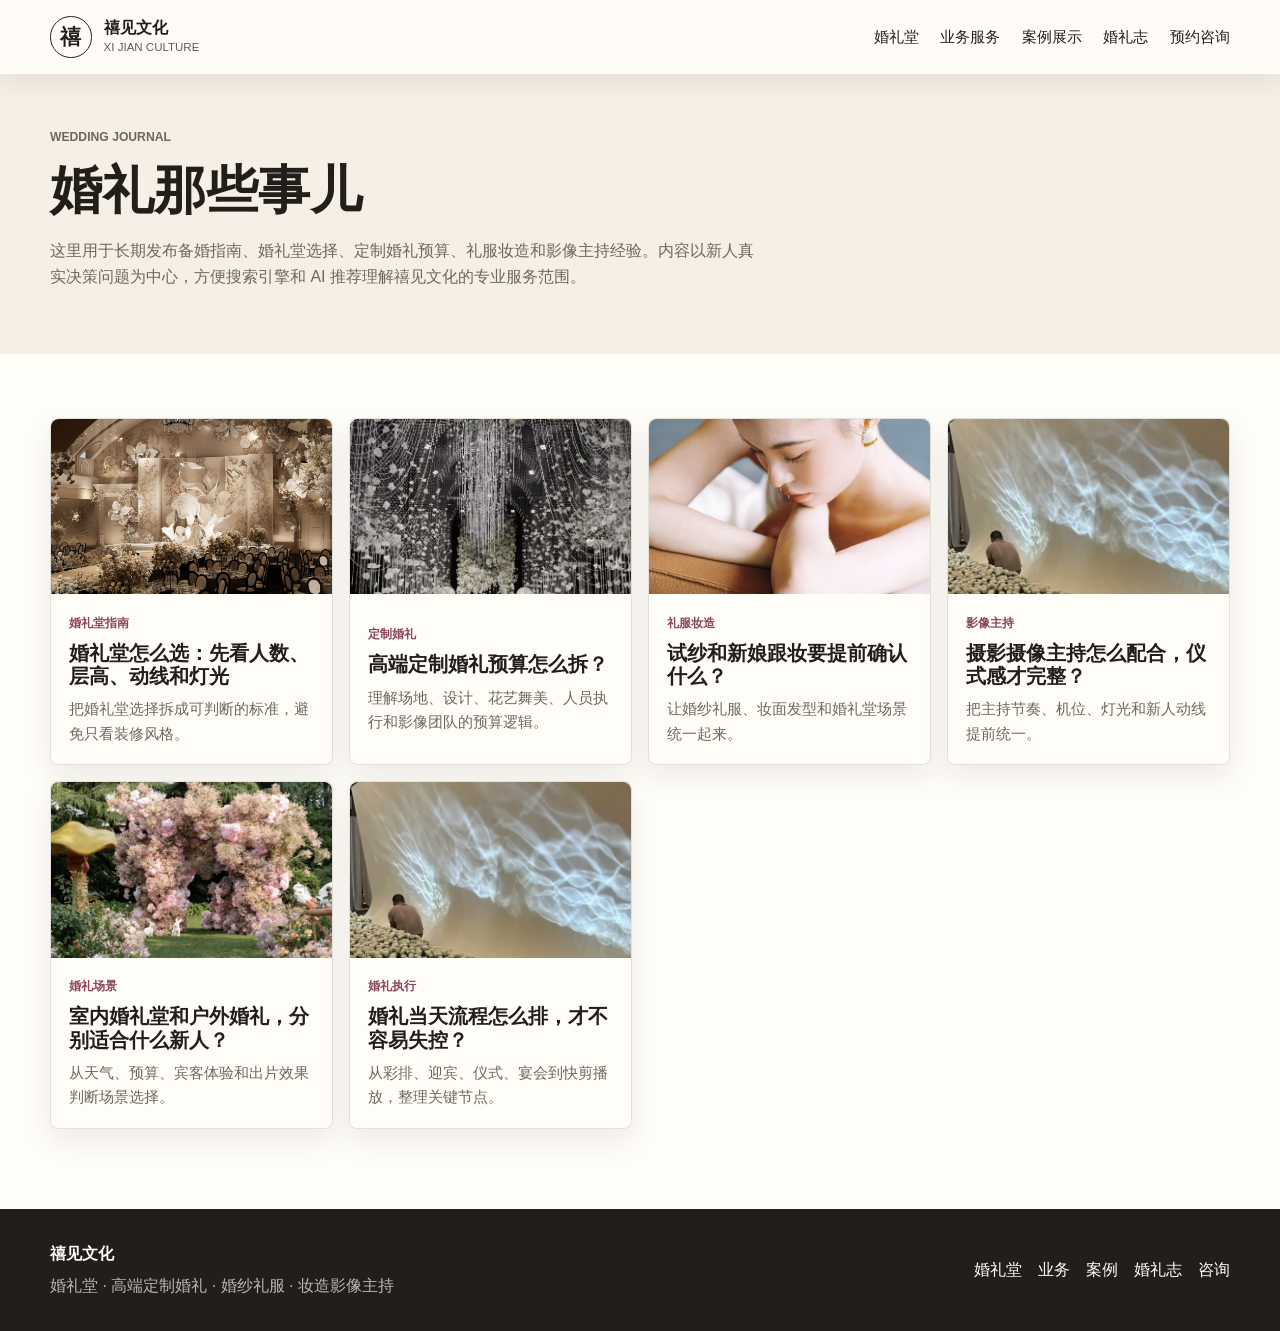
<file: articles/index.html>
<!doctype html>
<html lang="zh-CN">
  <head>
    <meta charset="UTF-8" />
    <meta name="viewport" content="width=device-width, initial-scale=1.0" />
    <meta
      name="description"
      content="禧见文化婚礼那些事儿栏目，分享婚礼堂选择、高端定制婚礼预算、婚纱礼服、化妆造型、摄影摄像与主持配合等备婚指南。"
    />
    <link rel="canonical" href="https://xuanfengshanghang1.github.io/-/articles/" />
    <meta property="og:title" content="婚礼那些事儿 | 禧见文化" />
    <meta
      property="og:description"
      content="从婚礼堂、定制婚礼、礼服妆造到影像主持，整理新人真正会搜索和关心的备婚问题。"
    />
    <meta property="og:type" content="website" />
    <meta property="og:url" content="https://xuanfengshanghang1.github.io/-/articles/" />
    <meta property="og:image" content="https://xuanfengshanghang1.github.io/-/assets/real/hall-gilded-stage.jpg" />
    <title>婚礼那些事儿 | 禧见文化</title>
    <link rel="stylesheet" href="../styles.css" />
    <script type="application/ld+json">
      {
        "@context": "https://schema.org",
        "@type": "Blog",
        "name": "禧见文化婚礼那些事儿",
        "url": "https://xuanfengshanghang1.github.io/-/articles/",
        "description": "禧见文化备婚知识栏目，覆盖婚礼堂、高端定制婚礼、婚纱礼服、化妆造型、摄影摄像和主持。"
      }
    </script>
  </head>
  <body class="article-page">
    <header class="site-header" data-header>
      <a class="brand" href="../index.html#home" aria-label="禧见文化首页">
        <span class="brand-mark">禧</span>
        <span>
          <strong>禧见文化</strong>
          <small>XI JIAN CULTURE</small>
        </span>
      </a>

      <button class="nav-toggle" type="button" aria-label="打开导航" aria-expanded="false" data-nav-toggle>
        <span></span>
        <span></span>
      </button>

      <nav class="site-nav" data-nav>
        <a href="../index.html#venues">婚礼堂</a>
        <a href="../index.html#services">业务服务</a>
        <a href="../index.html#cases">案例展示</a>
        <a href="./">婚礼志</a>
        <a href="../index.html#appointment">预约咨询</a>
      </nav>
    </header>

    <main>
      <section class="article-index-hero">
        <div class="section-wrap">
          <p class="eyebrow">Wedding Journal</p>
          <h1>婚礼那些事儿</h1>
          <p>
            这里用于长期发布备婚指南、婚礼堂选择、定制婚礼预算、礼服妆造和影像主持经验。内容以新人真实决策问题为中心，方便搜索引擎和 AI 推荐理解禧见文化的专业服务范围。
          </p>
        </div>
      </section>

      <section class="article-list">
        <div class="section-wrap">
          <div class="article-list-grid">
            <article class="article-list-card">
              <a href="wedding-hall-selection.html">
                <img src="../assets/real/hall-gilded-stage.jpg" alt="婚礼堂选择指南" loading="lazy" />
                <div>
                  <span>婚礼堂指南</span>
                  <h2>婚礼堂怎么选：先看人数、层高、动线和灯光</h2>
                  <p>把婚礼堂选择拆成可判断的标准，避免只看装修风格。</p>
                </div>
              </a>
            </article>
            <article class="article-list-card">
              <a href="custom-wedding-budget.html">
                <img src="../assets/real/case-crystal-aisle.jpg" alt="高端定制婚礼预算拆分" loading="lazy" />
                <div>
                  <span>定制婚礼</span>
                  <h2>高端定制婚礼预算怎么拆？</h2>
                  <p>理解场地、设计、花艺舞美、人员执行和影像团队的预算逻辑。</p>
                </div>
              </a>
            </article>
            <article class="article-list-card">
              <a href="bridal-styling-checklist.html">
                <img src="../assets/bridal/bridal-soft-silhouette.jpg" alt="新娘试纱和跟妆清单" loading="lazy" />
                <div>
                  <span>礼服妆造</span>
                  <h2>试纱和新娘跟妆要提前确认什么？</h2>
                  <p>让婚纱礼服、妆面发型和婚礼堂场景统一起来。</p>
                </div>
              </a>
            </article>
            <article class="article-list-card">
              <a href="photo-video-hosting.html">
                <img src="../assets/real/production-light-test.jpg" alt="摄影摄像主持配合指南" loading="lazy" />
                <div>
                  <span>影像主持</span>
                  <h2>摄影摄像主持怎么配合，仪式感才完整？</h2>
                  <p>把主持节奏、机位、灯光和新人动线提前统一。</p>
                </div>
              </a>
            </article>
            <article class="article-list-card">
              <a href="indoor-outdoor-wedding.html">
                <img src="../assets/real/case-garden-party.jpg" alt="室内婚礼堂和户外婚礼对比" loading="lazy" />
                <div>
                  <span>婚礼场景</span>
                  <h2>室内婚礼堂和户外婚礼，分别适合什么新人？</h2>
                  <p>从天气、预算、宾客体验和出片效果判断场景选择。</p>
                </div>
              </a>
            </article>
            <article class="article-list-card">
              <a href="wedding-day-timeline.html">
                <img src="../assets/real/production-light-test.jpg" alt="婚礼当天流程安排" loading="lazy" />
                <div>
                  <span>婚礼执行</span>
                  <h2>婚礼当天流程怎么排，才不容易失控？</h2>
                  <p>从彩排、迎宾、仪式、宴会到快剪播放，整理关键节点。</p>
                </div>
              </a>
            </article>
          </div>
        </div>
      </section>
    </main>

    <footer class="site-footer">
      <div class="section-wrap footer-layout">
        <div>
          <strong>禧见文化</strong>
          <p>婚礼堂 · 高端定制婚礼 · 婚纱礼服 · 妆造影像主持</p>
        </div>
        <div class="footer-links">
          <a href="../index.html#venues">婚礼堂</a>
          <a href="../index.html#services">业务</a>
          <a href="../index.html#cases">案例</a>
          <a href="./">婚礼志</a>
          <a href="../index.html#appointment">咨询</a>
        </div>
      </div>
    </footer>

    <script src="../script.js"></script>
  </body>
</html>
</file>
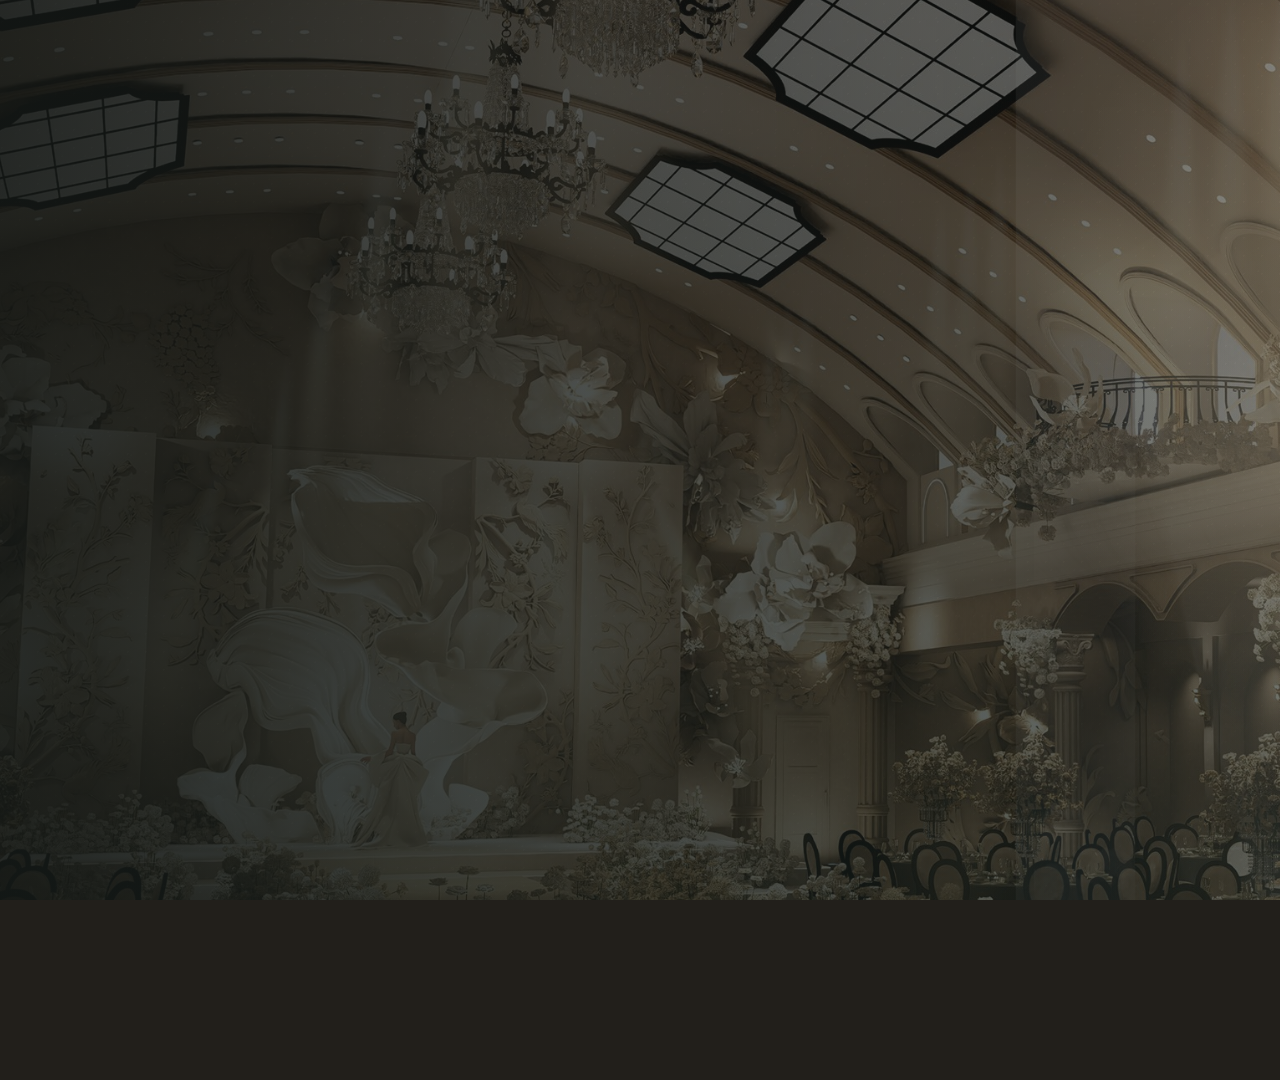
<file: hyperframes/xijian-hero-film/index.html>
<!doctype html>
<html lang="zh-CN">
  <head>
    <meta charset="utf-8" />
    <meta name="viewport" content="width=device-width, initial-scale=1" />
    <title>禧见文化 | 鎏金婚礼堂电影开场</title>
    <style>
      html,
      body {
        width: 100%;
        height: 100%;
        margin: 0;
        overflow: hidden;
        background: #221f1b;
      }

      [data-composition-id="xijian-hero-film"] {
        position: relative;
        width: 1920px;
        height: 1080px;
        overflow: hidden;
        color: #fffdf8;
        background: #221f1b;
        font-family: "Microsoft YaHei", "PingFang SC", "Noto Sans CJK SC", Arial, sans-serif;
      }

      .layer {
        position: absolute;
        inset: 0;
        pointer-events: none;
      }

      .hall {
        width: 100%;
        height: 100%;
        object-fit: cover;
        object-position: center;
        filter: saturate(1.05) contrast(1.04) brightness(0.78);
      }

      .veil {
        position: absolute;
        right: -5%;
        top: -12%;
        width: 53%;
        height: 124%;
        object-fit: cover;
        opacity: 0.18;
        filter: saturate(0.75) contrast(1.1) brightness(1.25);
        mix-blend-mode: screen;
      }

      .atelier {
        position: absolute;
        right: 6%;
        bottom: 0;
        width: 42%;
        height: 62%;
        object-fit: cover;
        opacity: 0.12;
        filter: saturate(0.82) contrast(1.08) brightness(1.15);
        mix-blend-mode: screen;
      }

      .tone {
        background:
          radial-gradient(circle at 78% 32%, rgba(244, 223, 183, 0.3), transparent 28%),
          linear-gradient(90deg, rgba(20, 24, 22, 0.86), rgba(20, 24, 22, 0.52) 46%, rgba(20, 24, 22, 0.2) 100%),
          linear-gradient(0deg, rgba(36, 62, 54, 0.36), rgba(34, 31, 27, 0.08));
      }

      .sweep {
        width: 42%;
        left: -30%;
        background: linear-gradient(110deg, transparent 20%, rgba(244, 223, 183, 0.36) 48%, transparent 72%);
        filter: blur(8px);
        opacity: 0;
        transform: skewX(-16deg);
      }

      .brand-ghost {
        position: absolute;
        right: 7%;
        bottom: 10%;
        text-align: right;
        opacity: 0;
      }

      .brand-ghost strong {
        display: block;
        font-family: "Songti SC", "SimSun", serif;
        font-size: 96px;
        font-weight: 600;
        line-height: 1;
        letter-spacing: 0.06em;
        text-shadow: 0 20px 45px rgba(0, 0, 0, 0.35);
      }

      .brand-ghost span {
        display: block;
        margin-top: 20px;
        color: #f4dfb7;
        font-size: 22px;
        font-weight: 700;
        letter-spacing: 0.32em;
      }

      .rule {
        position: absolute;
        right: 7.5%;
        bottom: 25%;
        width: 360px;
        height: 1px;
        background: linear-gradient(90deg, transparent, #f4dfb7);
        opacity: 0;
        transform-origin: right center;
      }

      .grain {
        opacity: 0.12;
        mix-blend-mode: overlay;
        background-image:
          radial-gradient(circle at 10% 20%, rgba(255, 253, 248, 0.28) 0 1px, transparent 1px),
          radial-gradient(circle at 70% 80%, rgba(255, 253, 248, 0.22) 0 1px, transparent 1px);
        background-size: 18px 18px, 23px 23px;
      }
    </style>
  </head>
  <body>
    <div
      data-composition-id="xijian-hero-film"
      data-start="0"
      data-duration="10"
      data-track-index="0"
      data-width="1920"
      data-height="1080"
    >
      <img class="layer hall" src="../../assets/real/hero-gilded-hall.jpg" alt="" data-layout-ignore />
      <img class="veil" src="../../assets/bridal/bridal-veil-editorial.jpg" alt="" data-layout-ignore />
      <img class="atelier" src="../../assets/bridal/bridal-atelier-wide.jpg" alt="" data-layout-ignore />
      <div class="layer tone" data-layout-ignore></div>
      <div class="layer sweep" data-layout-ignore></div>
      <div class="layer grain" data-layout-ignore></div>
      <div class="rule" data-layout-ignore></div>
      <div class="brand-ghost" data-layout-ignore>
        <strong>禧见文化</strong>
        <span>XI JIAN CULTURE</span>
      </div>
    </div>

    <script src="vendor/gsap.min.js"></script>
    <script>
      window.__timelines = window.__timelines || {};
      const tl = gsap.timeline({ paused: true });

      tl.fromTo(".hall", { scale: 1.045, x: -10, y: 0 }, { scale: 1.085, x: 10, y: -8, duration: 5, repeat: 1, yoyo: true, ease: "sine.inOut" }, 0);
      tl.fromTo(".veil", { x: 28, scale: 1.02, opacity: 0.1 }, { x: -18, scale: 1.055, opacity: 0.2, duration: 5, repeat: 1, yoyo: true, ease: "power1.inOut" }, 0);
      tl.fromTo(".atelier", { x: 36, y: 16, opacity: 0.05 }, { x: -10, y: -8, opacity: 0.14, duration: 5, repeat: 1, yoyo: true, ease: "sine.inOut" }, 0);
      tl.fromTo(".sweep", { x: "-45%", opacity: 0 }, { x: "310%", opacity: 0.58, duration: 4.2, repeat: 1, yoyo: true, ease: "power2.inOut" }, 1.2);
      tl.fromTo(".brand-ghost", { y: 30, opacity: 0 }, { y: 0, opacity: 0.46, duration: 1.15, ease: "power3.out" }, 5.2);
      tl.fromTo(".rule", { scaleX: 0, opacity: 0 }, { scaleX: 1, opacity: 0.7, duration: 0.9, ease: "expo.out" }, 5.55);
      tl.to(".brand-ghost", { y: -12, opacity: 0, duration: 1.15, ease: "power2.in" }, 8.45);
      tl.to(".rule", { scaleX: 0, opacity: 0, duration: 0.75, ease: "power2.in" }, 8.65);

      window.__timelines["xijian-hero-film"] = tl;
    </script>
  </body>
</html>
</file>
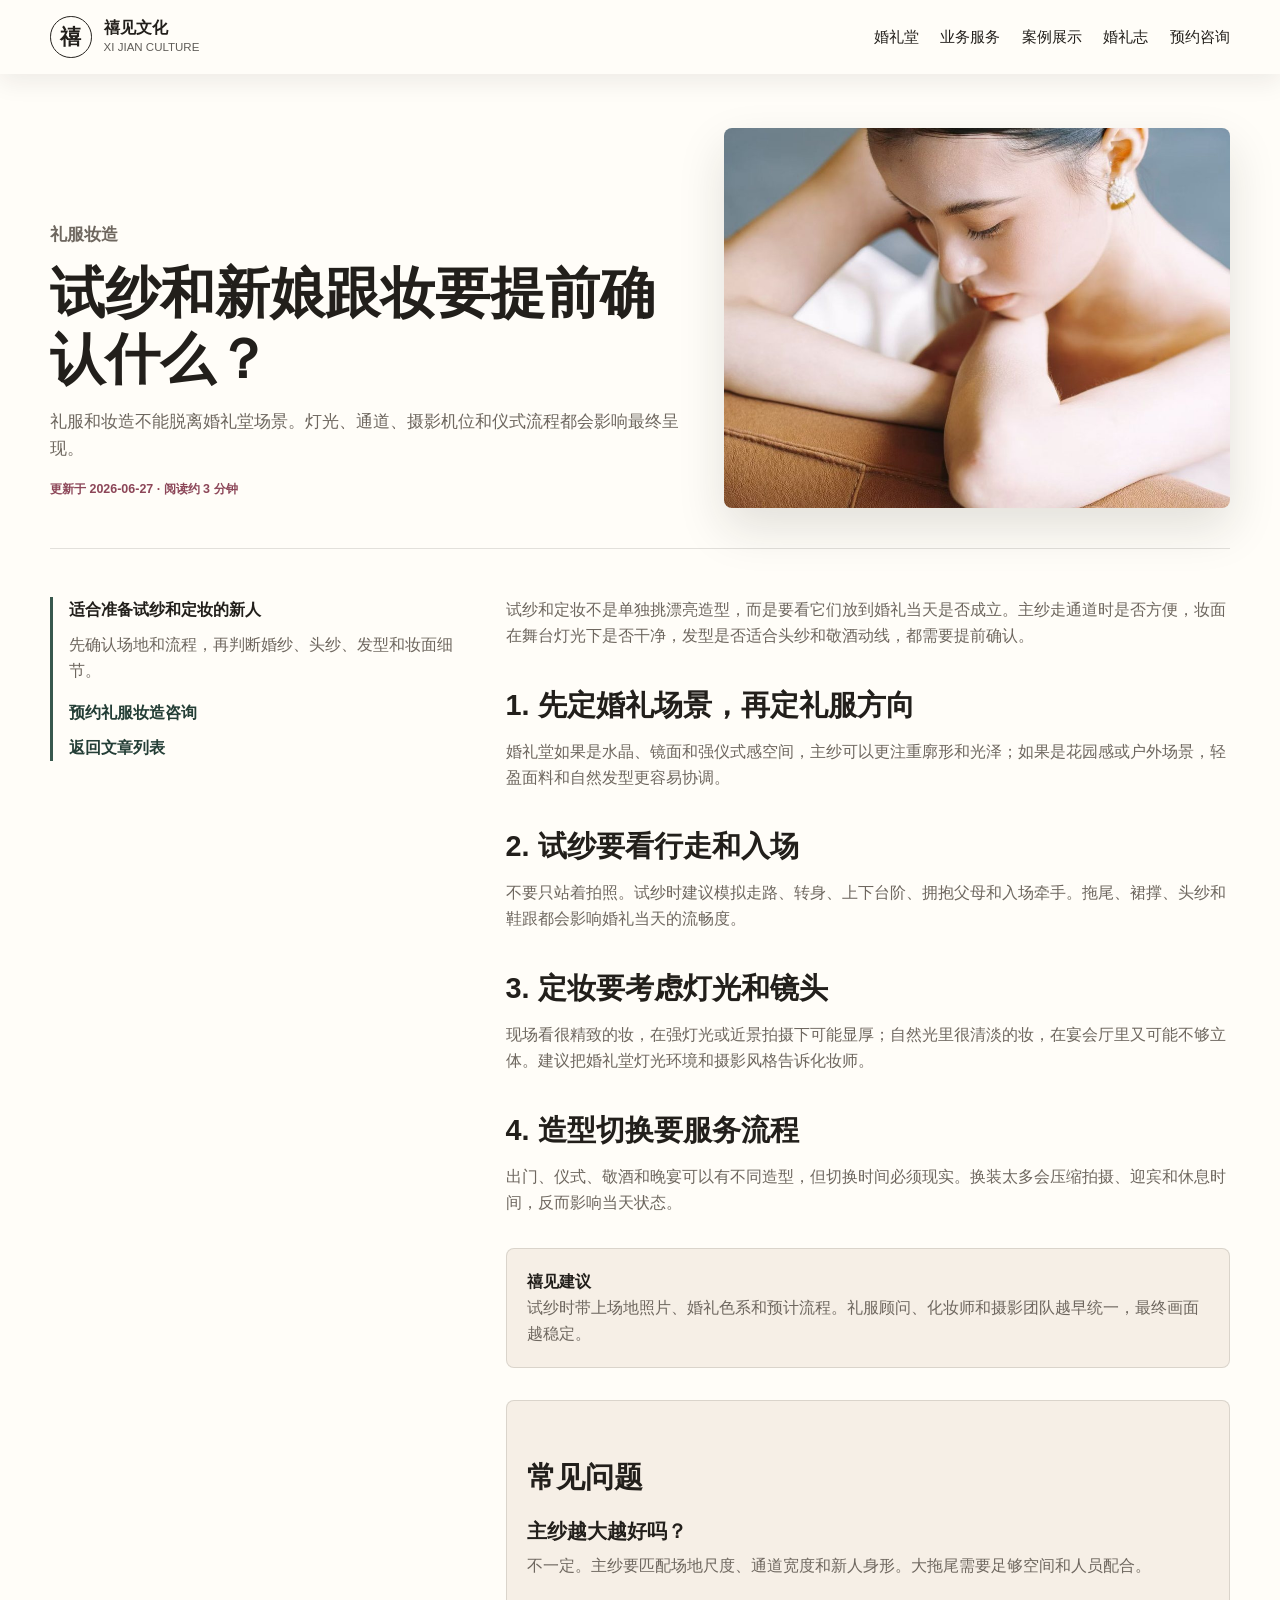
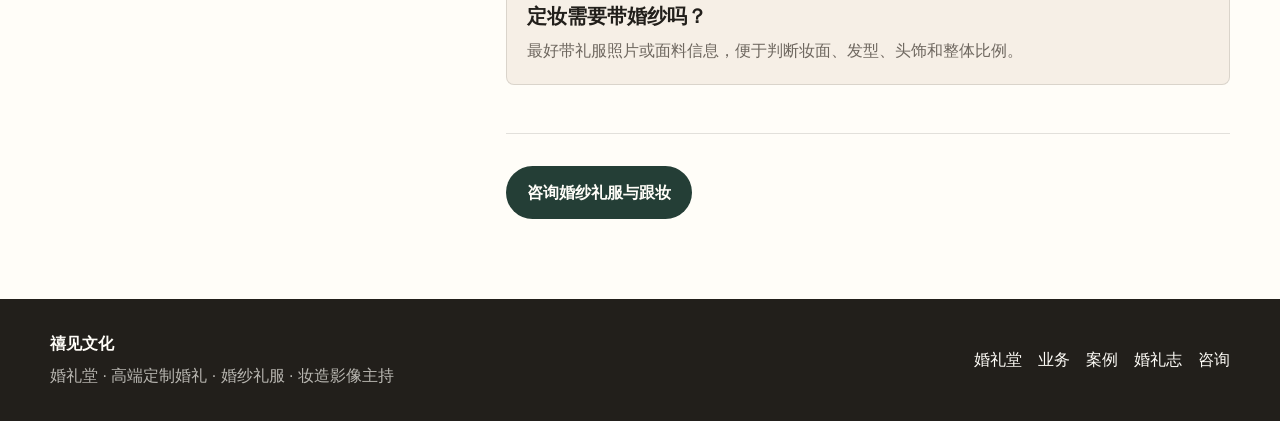
<file: articles/bridal-styling-checklist.html>
<!doctype html>
<html lang="zh-CN">
  <head>
    <meta charset="UTF-8" />
    <meta name="viewport" content="width=device-width, initial-scale=1.0" />
    <meta
      name="description"
      content="试纱和新娘跟妆要提前确认什么？禧见文化整理婚纱礼服、妆面发型、婚礼堂灯光、仪式流程和影像出片的确认清单。"
    />
    <link rel="canonical" href="https://xuanfengshanghang1.github.io/-/articles/bridal-styling-checklist.html" />
    <meta property="og:title" content="试纱和新娘跟妆要提前确认什么？ | 禧见文化" />
    <meta property="og:description" content="礼服、妆面、发型、婚礼堂灯光和摄影机位需要一起判断，避免婚礼当天风格割裂。" />
    <meta property="og:type" content="article" />
    <meta property="og:url" content="https://xuanfengshanghang1.github.io/-/articles/bridal-styling-checklist.html" />
    <meta property="og:image" content="https://xuanfengshanghang1.github.io/-/assets/bridal/bridal-soft-silhouette.jpg" />
    <title>试纱和新娘跟妆要提前确认什么？ | 禧见文化</title>
    <link rel="stylesheet" href="../styles.css" />
    <script type="application/ld+json">
      {
        "@context": "https://schema.org",
        "@type": "Article",
        "headline": "试纱和新娘跟妆要提前确认什么？",
        "description": "禧见文化整理试纱、新娘跟妆、礼服搭配和婚礼堂场景统一的确认清单。",
        "image": "https://xuanfengshanghang1.github.io/-/assets/bridal/bridal-soft-silhouette.jpg",
        "datePublished": "2026-06-27",
        "dateModified": "2026-06-27",
        "author": { "@type": "Organization", "name": "禧见文化" },
        "publisher": { "@type": "Organization", "name": "禧见文化" },
        "mainEntityOfPage": "https://xuanfengshanghang1.github.io/-/articles/bridal-styling-checklist.html"
      }
    </script>
  </head>
  <body class="article-page">
    <header class="site-header" data-header>
      <a class="brand" href="../index.html#home" aria-label="禧见文化首页">
        <span class="brand-mark">禧</span>
        <span><strong>禧见文化</strong><small>XI JIAN CULTURE</small></span>
      </a>
      <button class="nav-toggle" type="button" aria-label="打开导航" aria-expanded="false" data-nav-toggle>
        <span></span><span></span>
      </button>
      <nav class="site-nav" data-nav>
        <a href="../index.html#venues">婚礼堂</a>
        <a href="../index.html#services">业务服务</a>
        <a href="../index.html#cases">案例展示</a>
        <a href="./">婚礼志</a>
        <a href="../index.html#appointment">预约咨询</a>
      </nav>
    </header>

    <main class="article-shell">
      <section class="article-hero section-wrap">
        <div>
          <p class="eyebrow">礼服妆造</p>
          <h1>试纱和新娘跟妆要提前确认什么？</h1>
          <p>礼服和妆造不能脱离婚礼堂场景。灯光、通道、摄影机位和仪式流程都会影响最终呈现。</p>
          <span class="article-meta">更新于 2026-06-27 · 阅读约 3 分钟</span>
        </div>
        <img src="../assets/bridal/bridal-soft-silhouette.jpg" alt="新娘妆造与婚纱礼服细节" />
      </section>

      <section class="article-layout section-wrap">
        <aside class="article-aside">
          <strong>适合准备试纱和定妆的新人</strong>
          <p>先确认场地和流程，再判断婚纱、头纱、发型和妆面细节。</p>
          <a href="../index.html#appointment">预约礼服妆造咨询</a>
          <a href="./">返回文章列表</a>
        </aside>

        <article class="article-body">
          <p>
            试纱和定妆不是单独挑漂亮造型，而是要看它们放到婚礼当天是否成立。主纱走通道时是否方便，妆面在舞台灯光下是否干净，发型是否适合头纱和敬酒动线，都需要提前确认。
          </p>

          <h2>1. 先定婚礼场景，再定礼服方向</h2>
          <p>
            婚礼堂如果是水晶、镜面和强仪式感空间，主纱可以更注重廓形和光泽；如果是花园感或户外场景，轻盈面料和自然发型更容易协调。
          </p>

          <h2>2. 试纱要看行走和入场</h2>
          <p>
            不要只站着拍照。试纱时建议模拟走路、转身、上下台阶、拥抱父母和入场牵手。拖尾、裙撑、头纱和鞋跟都会影响婚礼当天的流畅度。
          </p>

          <h2>3. 定妆要考虑灯光和镜头</h2>
          <p>
            现场看很精致的妆，在强灯光或近景拍摄下可能显厚；自然光里很清淡的妆，在宴会厅里又可能不够立体。建议把婚礼堂灯光环境和摄影风格告诉化妆师。
          </p>

          <h2>4. 造型切换要服务流程</h2>
          <p>
            出门、仪式、敬酒和晚宴可以有不同造型，但切换时间必须现实。换装太多会压缩拍摄、迎宾和休息时间，反而影响当天状态。
          </p>

          <div class="article-callout">
            <strong>禧见建议</strong>
            <p>试纱时带上场地照片、婚礼色系和预计流程。礼服顾问、化妆师和摄影团队越早统一，最终画面越稳定。</p>
          </div>

          <div class="article-faq">
            <h2>常见问题</h2>
            <h3>主纱越大越好吗？</h3>
            <p>不一定。主纱要匹配场地尺度、通道宽度和新人身形。大拖尾需要足够空间和人员配合。</p>
            <h3>定妆需要带婚纱吗？</h3>
            <p>最好带礼服照片或面料信息，便于判断妆面、发型、头饰和整体比例。</p>
          </div>

          <footer class="article-footer">
            <a class="button primary" href="../index.html#appointment">咨询婚纱礼服与跟妆</a>
          </footer>
        </article>
      </section>
    </main>

    <footer class="site-footer">
      <div class="section-wrap footer-layout">
        <div><strong>禧见文化</strong><p>婚礼堂 · 高端定制婚礼 · 婚纱礼服 · 妆造影像主持</p></div>
        <div class="footer-links">
          <a href="../index.html#venues">婚礼堂</a>
          <a href="../index.html#services">业务</a>
          <a href="../index.html#cases">案例</a>
          <a href="./">婚礼志</a>
          <a href="../index.html#appointment">咨询</a>
        </div>
      </div>
    </footer>
    <script src="../script.js"></script>
  </body>
</html>
</file>
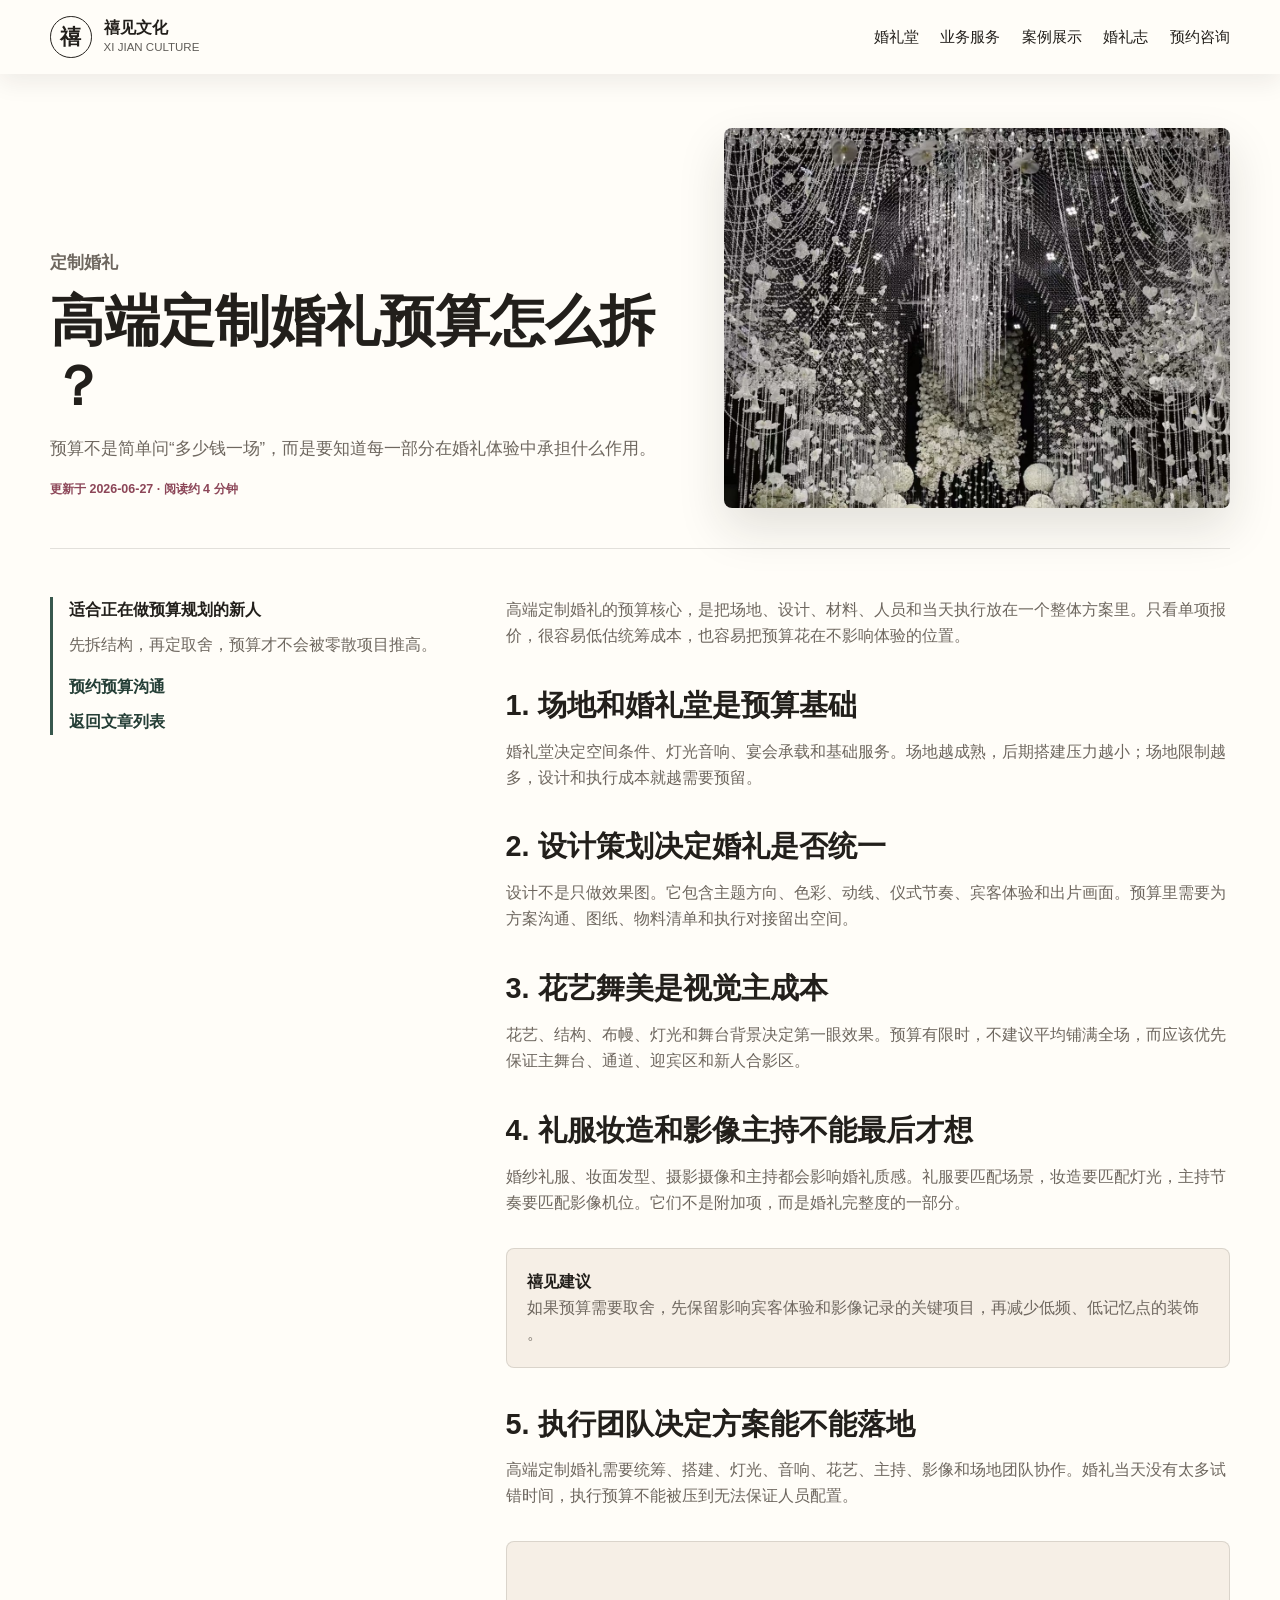
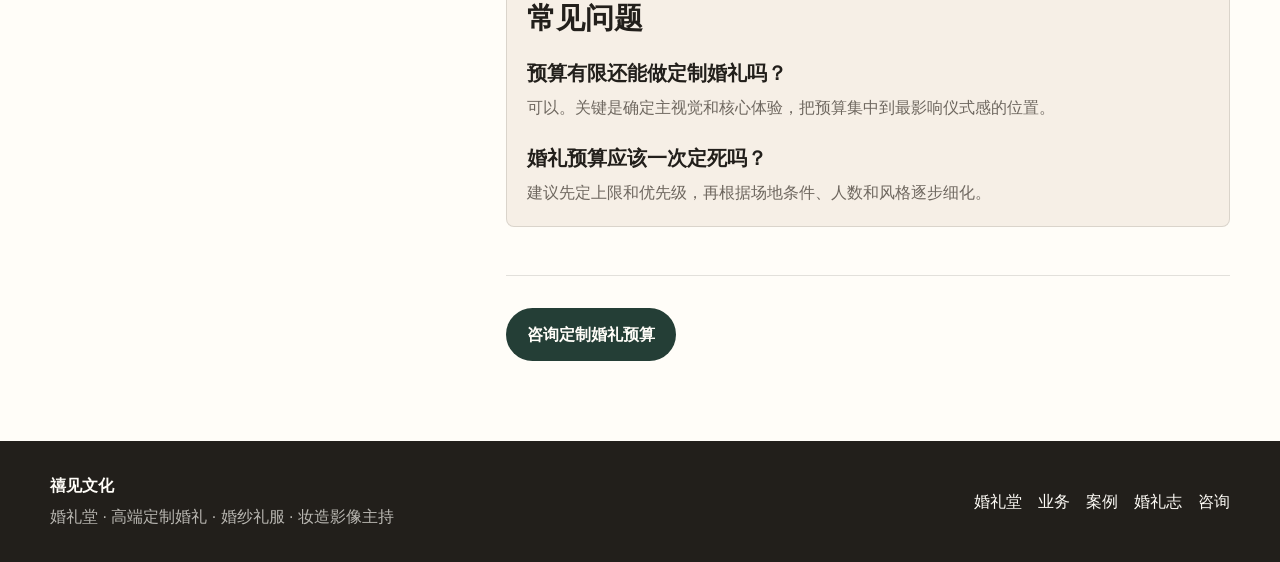
<file: articles/custom-wedding-budget.html>
<!doctype html>
<html lang="zh-CN">
  <head>
    <meta charset="UTF-8" />
    <meta name="viewport" content="width=device-width, initial-scale=1.0" />
    <meta
      name="description"
      content="高端定制婚礼预算怎么拆？禧见文化从婚礼堂、设计策划、花艺舞美、礼服妆造、摄影摄像、主持和执行团队说明预算分配逻辑。"
    />
    <link rel="canonical" href="https://xuanfengshanghang1.github.io/-/articles/custom-wedding-budget.html" />
    <meta property="og:title" content="高端定制婚礼预算怎么拆？ | 禧见文化" />
    <meta property="og:description" content="从场地、设计、花艺舞美、礼服妆造、影像主持和执行团队理解定制婚礼预算。" />
    <meta property="og:type" content="article" />
    <meta property="og:url" content="https://xuanfengshanghang1.github.io/-/articles/custom-wedding-budget.html" />
    <meta property="og:image" content="https://xuanfengshanghang1.github.io/-/assets/real/case-crystal-aisle.jpg" />
    <title>高端定制婚礼预算怎么拆？ | 禧见文化</title>
    <link rel="stylesheet" href="../styles.css" />
    <script type="application/ld+json">
      {
        "@context": "https://schema.org",
        "@type": "Article",
        "headline": "高端定制婚礼预算怎么拆？",
        "description": "禧见文化说明高端定制婚礼预算在场地、设计、花艺舞美、礼服妆造、影像主持和执行团队中的分配逻辑。",
        "image": "https://xuanfengshanghang1.github.io/-/assets/real/case-crystal-aisle.jpg",
        "datePublished": "2026-06-27",
        "dateModified": "2026-06-27",
        "author": { "@type": "Organization", "name": "禧见文化" },
        "publisher": { "@type": "Organization", "name": "禧见文化" },
        "mainEntityOfPage": "https://xuanfengshanghang1.github.io/-/articles/custom-wedding-budget.html"
      }
    </script>
  </head>
  <body class="article-page">
    <header class="site-header" data-header>
      <a class="brand" href="../index.html#home" aria-label="禧见文化首页">
        <span class="brand-mark">禧</span>
        <span><strong>禧见文化</strong><small>XI JIAN CULTURE</small></span>
      </a>
      <button class="nav-toggle" type="button" aria-label="打开导航" aria-expanded="false" data-nav-toggle>
        <span></span><span></span>
      </button>
      <nav class="site-nav" data-nav>
        <a href="../index.html#venues">婚礼堂</a>
        <a href="../index.html#services">业务服务</a>
        <a href="../index.html#cases">案例展示</a>
        <a href="./">婚礼志</a>
        <a href="../index.html#appointment">预约咨询</a>
      </nav>
    </header>

    <main class="article-shell">
      <section class="article-hero section-wrap">
        <div>
          <p class="eyebrow">定制婚礼</p>
          <h1>高端定制婚礼预算怎么拆？</h1>
          <p>预算不是简单问“多少钱一场”，而是要知道每一部分在婚礼体验中承担什么作用。</p>
          <span class="article-meta">更新于 2026-06-27 · 阅读约 4 分钟</span>
        </div>
        <img src="../assets/real/case-crystal-aisle.jpg" alt="高端定制婚礼水晶仪式通道" />
      </section>

      <section class="article-layout section-wrap">
        <aside class="article-aside">
          <strong>适合正在做预算规划的新人</strong>
          <p>先拆结构，再定取舍，预算才不会被零散项目推高。</p>
          <a href="../index.html#appointment">预约预算沟通</a>
          <a href="./">返回文章列表</a>
        </aside>

        <article class="article-body">
          <p>
            高端定制婚礼的预算核心，是把场地、设计、材料、人员和当天执行放在一个整体方案里。只看单项报价，很容易低估统筹成本，也容易把预算花在不影响体验的位置。
          </p>

          <h2>1. 场地和婚礼堂是预算基础</h2>
          <p>
            婚礼堂决定空间条件、灯光音响、宴会承载和基础服务。场地越成熟，后期搭建压力越小；场地限制越多，设计和执行成本就越需要预留。
          </p>

          <h2>2. 设计策划决定婚礼是否统一</h2>
          <p>
            设计不是只做效果图。它包含主题方向、色彩、动线、仪式节奏、宾客体验和出片画面。预算里需要为方案沟通、图纸、物料清单和执行对接留出空间。
          </p>

          <h2>3. 花艺舞美是视觉主成本</h2>
          <p>
            花艺、结构、布幔、灯光和舞台背景决定第一眼效果。预算有限时，不建议平均铺满全场，而应该优先保证主舞台、通道、迎宾区和新人合影区。
          </p>

          <h2>4. 礼服妆造和影像主持不能最后才想</h2>
          <p>
            婚纱礼服、妆面发型、摄影摄像和主持都会影响婚礼质感。礼服要匹配场景，妆造要匹配灯光，主持节奏要匹配影像机位。它们不是附加项，而是婚礼完整度的一部分。
          </p>

          <div class="article-callout">
            <strong>禧见建议</strong>
            <p>如果预算需要取舍，先保留影响宾客体验和影像记录的关键项目，再减少低频、低记忆点的装饰。</p>
          </div>

          <h2>5. 执行团队决定方案能不能落地</h2>
          <p>
            高端定制婚礼需要统筹、搭建、灯光、音响、花艺、主持、影像和场地团队协作。婚礼当天没有太多试错时间，执行预算不能被压到无法保证人员配置。
          </p>

          <div class="article-faq">
            <h2>常见问题</h2>
            <h3>预算有限还能做定制婚礼吗？</h3>
            <p>可以。关键是确定主视觉和核心体验，把预算集中到最影响仪式感的位置。</p>
            <h3>婚礼预算应该一次定死吗？</h3>
            <p>建议先定上限和优先级，再根据场地条件、人数和风格逐步细化。</p>
          </div>

          <footer class="article-footer">
            <a class="button primary" href="../index.html#appointment">咨询定制婚礼预算</a>
          </footer>
        </article>
      </section>
    </main>

    <footer class="site-footer">
      <div class="section-wrap footer-layout">
        <div><strong>禧见文化</strong><p>婚礼堂 · 高端定制婚礼 · 婚纱礼服 · 妆造影像主持</p></div>
        <div class="footer-links">
          <a href="../index.html#venues">婚礼堂</a>
          <a href="../index.html#services">业务</a>
          <a href="../index.html#cases">案例</a>
          <a href="./">婚礼志</a>
          <a href="../index.html#appointment">咨询</a>
        </div>
      </div>
    </footer>
    <script src="../script.js"></script>
  </body>
</html>
</file>
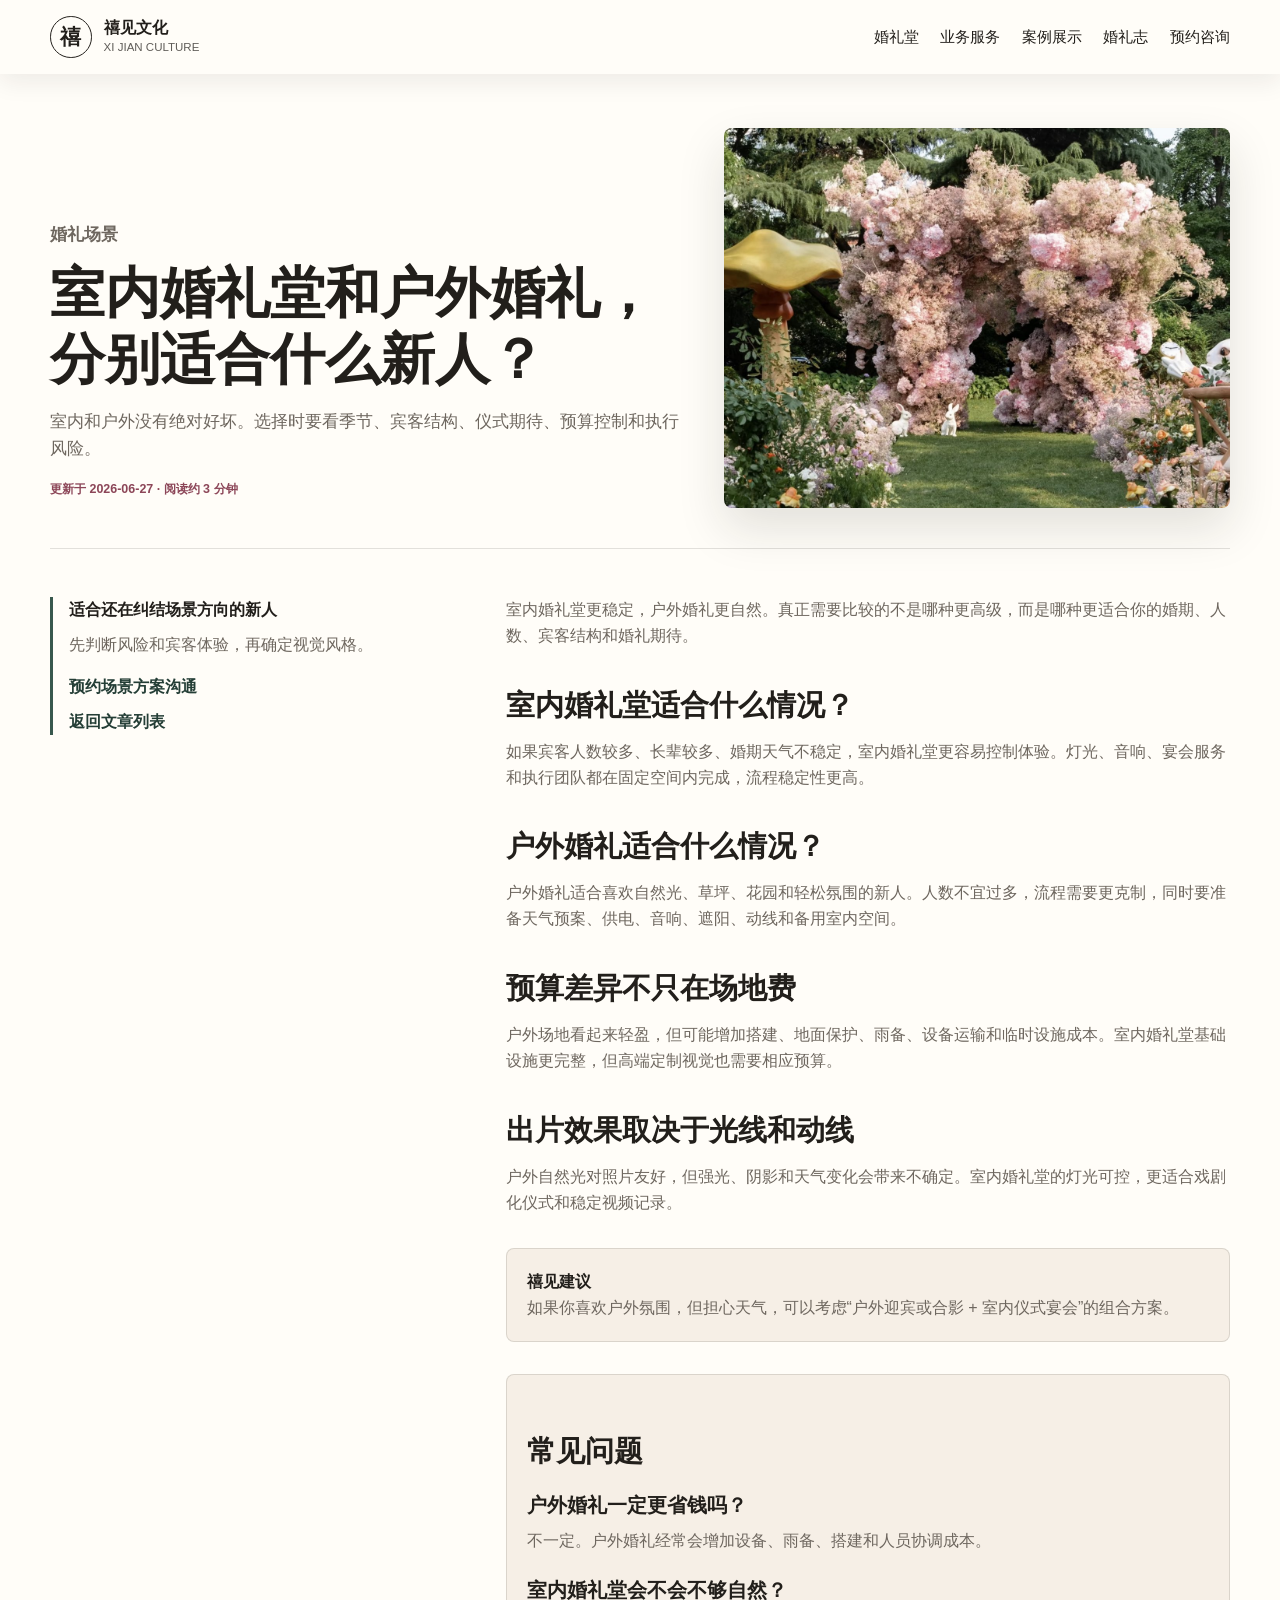
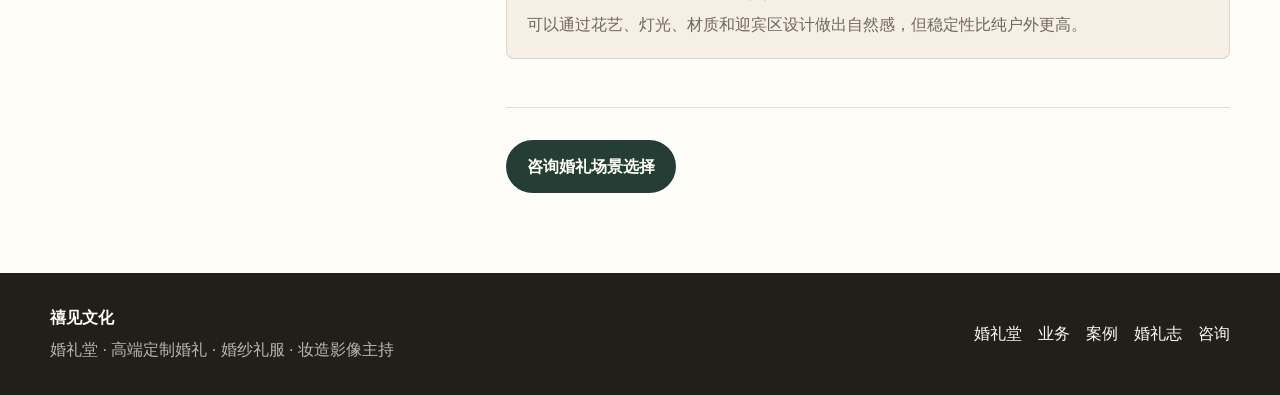
<file: articles/indoor-outdoor-wedding.html>
<!doctype html>
<html lang="zh-CN">
  <head>
    <meta charset="UTF-8" />
    <meta name="viewport" content="width=device-width, initial-scale=1.0" />
    <meta
      name="description"
      content="室内婚礼堂和户外婚礼怎么选？禧见文化从天气风险、预算、宾客体验、仪式感、摄影摄像和执行难度说明适合人群。"
    />
    <link rel="canonical" href="https://xuanfengshanghang1.github.io/-/articles/indoor-outdoor-wedding.html" />
    <meta property="og:title" content="室内婚礼堂和户外婚礼，分别适合什么新人？ | 禧见文化" />
    <meta property="og:description" content="从天气、预算、宾客体验和出片效果判断室内婚礼堂与户外婚礼选择。" />
    <meta property="og:type" content="article" />
    <meta property="og:url" content="https://xuanfengshanghang1.github.io/-/articles/indoor-outdoor-wedding.html" />
    <meta property="og:image" content="https://xuanfengshanghang1.github.io/-/assets/real/case-garden-party.jpg" />
    <title>室内婚礼堂和户外婚礼，分别适合什么新人？ | 禧见文化</title>
    <link rel="stylesheet" href="../styles.css" />
    <script type="application/ld+json">
      {
        "@context": "https://schema.org",
        "@type": "Article",
        "headline": "室内婚礼堂和户外婚礼，分别适合什么新人？",
        "description": "禧见文化从天气风险、预算、宾客体验、仪式感、摄影摄像和执行难度说明室内婚礼堂与户外婚礼选择。",
        "image": "https://xuanfengshanghang1.github.io/-/assets/real/case-garden-party.jpg",
        "datePublished": "2026-06-27",
        "dateModified": "2026-06-27",
        "author": { "@type": "Organization", "name": "禧见文化" },
        "publisher": { "@type": "Organization", "name": "禧见文化" },
        "mainEntityOfPage": "https://xuanfengshanghang1.github.io/-/articles/indoor-outdoor-wedding.html"
      }
    </script>
  </head>
  <body class="article-page">
    <header class="site-header" data-header>
      <a class="brand" href="../index.html#home" aria-label="禧见文化首页">
        <span class="brand-mark">禧</span>
        <span><strong>禧见文化</strong><small>XI JIAN CULTURE</small></span>
      </a>
      <button class="nav-toggle" type="button" aria-label="打开导航" aria-expanded="false" data-nav-toggle>
        <span></span><span></span>
      </button>
      <nav class="site-nav" data-nav>
        <a href="../index.html#venues">婚礼堂</a>
        <a href="../index.html#services">业务服务</a>
        <a href="../index.html#cases">案例展示</a>
        <a href="./">婚礼志</a>
        <a href="../index.html#appointment">预约咨询</a>
      </nav>
    </header>

    <main class="article-shell">
      <section class="article-hero section-wrap">
        <div>
          <p class="eyebrow">婚礼场景</p>
          <h1>室内婚礼堂和户外婚礼，分别适合什么新人？</h1>
          <p>室内和户外没有绝对好坏。选择时要看季节、宾客结构、仪式期待、预算控制和执行风险。</p>
          <span class="article-meta">更新于 2026-06-27 · 阅读约 3 分钟</span>
        </div>
        <img src="../assets/real/case-garden-party.jpg" alt="户外花园婚礼布置" />
      </section>

      <section class="article-layout section-wrap">
        <aside class="article-aside">
          <strong>适合还在纠结场景方向的新人</strong>
          <p>先判断风险和宾客体验，再确定视觉风格。</p>
          <a href="../index.html#appointment">预约场景方案沟通</a>
          <a href="./">返回文章列表</a>
        </aside>

        <article class="article-body">
          <p>
            室内婚礼堂更稳定，户外婚礼更自然。真正需要比较的不是哪种更高级，而是哪种更适合你的婚期、人数、宾客结构和婚礼期待。
          </p>

          <h2>室内婚礼堂适合什么情况？</h2>
          <p>
            如果宾客人数较多、长辈较多、婚期天气不稳定，室内婚礼堂更容易控制体验。灯光、音响、宴会服务和执行团队都在固定空间内完成，流程稳定性更高。
          </p>

          <h2>户外婚礼适合什么情况？</h2>
          <p>
            户外婚礼适合喜欢自然光、草坪、花园和轻松氛围的新人。人数不宜过多，流程需要更克制，同时要准备天气预案、供电、音响、遮阳、动线和备用室内空间。
          </p>

          <h2>预算差异不只在场地费</h2>
          <p>
            户外场地看起来轻盈，但可能增加搭建、地面保护、雨备、设备运输和临时设施成本。室内婚礼堂基础设施更完整，但高端定制视觉也需要相应预算。
          </p>

          <h2>出片效果取决于光线和动线</h2>
          <p>
            户外自然光对照片友好，但强光、阴影和天气变化会带来不确定。室内婚礼堂的灯光可控，更适合戏剧化仪式和稳定视频记录。
          </p>

          <div class="article-callout">
            <strong>禧见建议</strong>
            <p>如果你喜欢户外氛围，但担心天气，可以考虑“户外迎宾或合影 + 室内仪式宴会”的组合方案。</p>
          </div>

          <div class="article-faq">
            <h2>常见问题</h2>
            <h3>户外婚礼一定更省钱吗？</h3>
            <p>不一定。户外婚礼经常会增加设备、雨备、搭建和人员协调成本。</p>
            <h3>室内婚礼堂会不会不够自然？</h3>
            <p>可以通过花艺、灯光、材质和迎宾区设计做出自然感，但稳定性比纯户外更高。</p>
          </div>

          <footer class="article-footer">
            <a class="button primary" href="../index.html#appointment">咨询婚礼场景选择</a>
          </footer>
        </article>
      </section>
    </main>

    <footer class="site-footer">
      <div class="section-wrap footer-layout">
        <div><strong>禧见文化</strong><p>婚礼堂 · 高端定制婚礼 · 婚纱礼服 · 妆造影像主持</p></div>
        <div class="footer-links">
          <a href="../index.html#venues">婚礼堂</a>
          <a href="../index.html#services">业务</a>
          <a href="../index.html#cases">案例</a>
          <a href="./">婚礼志</a>
          <a href="../index.html#appointment">咨询</a>
        </div>
      </div>
    </footer>
    <script src="../script.js"></script>
  </body>
</html>
</file>
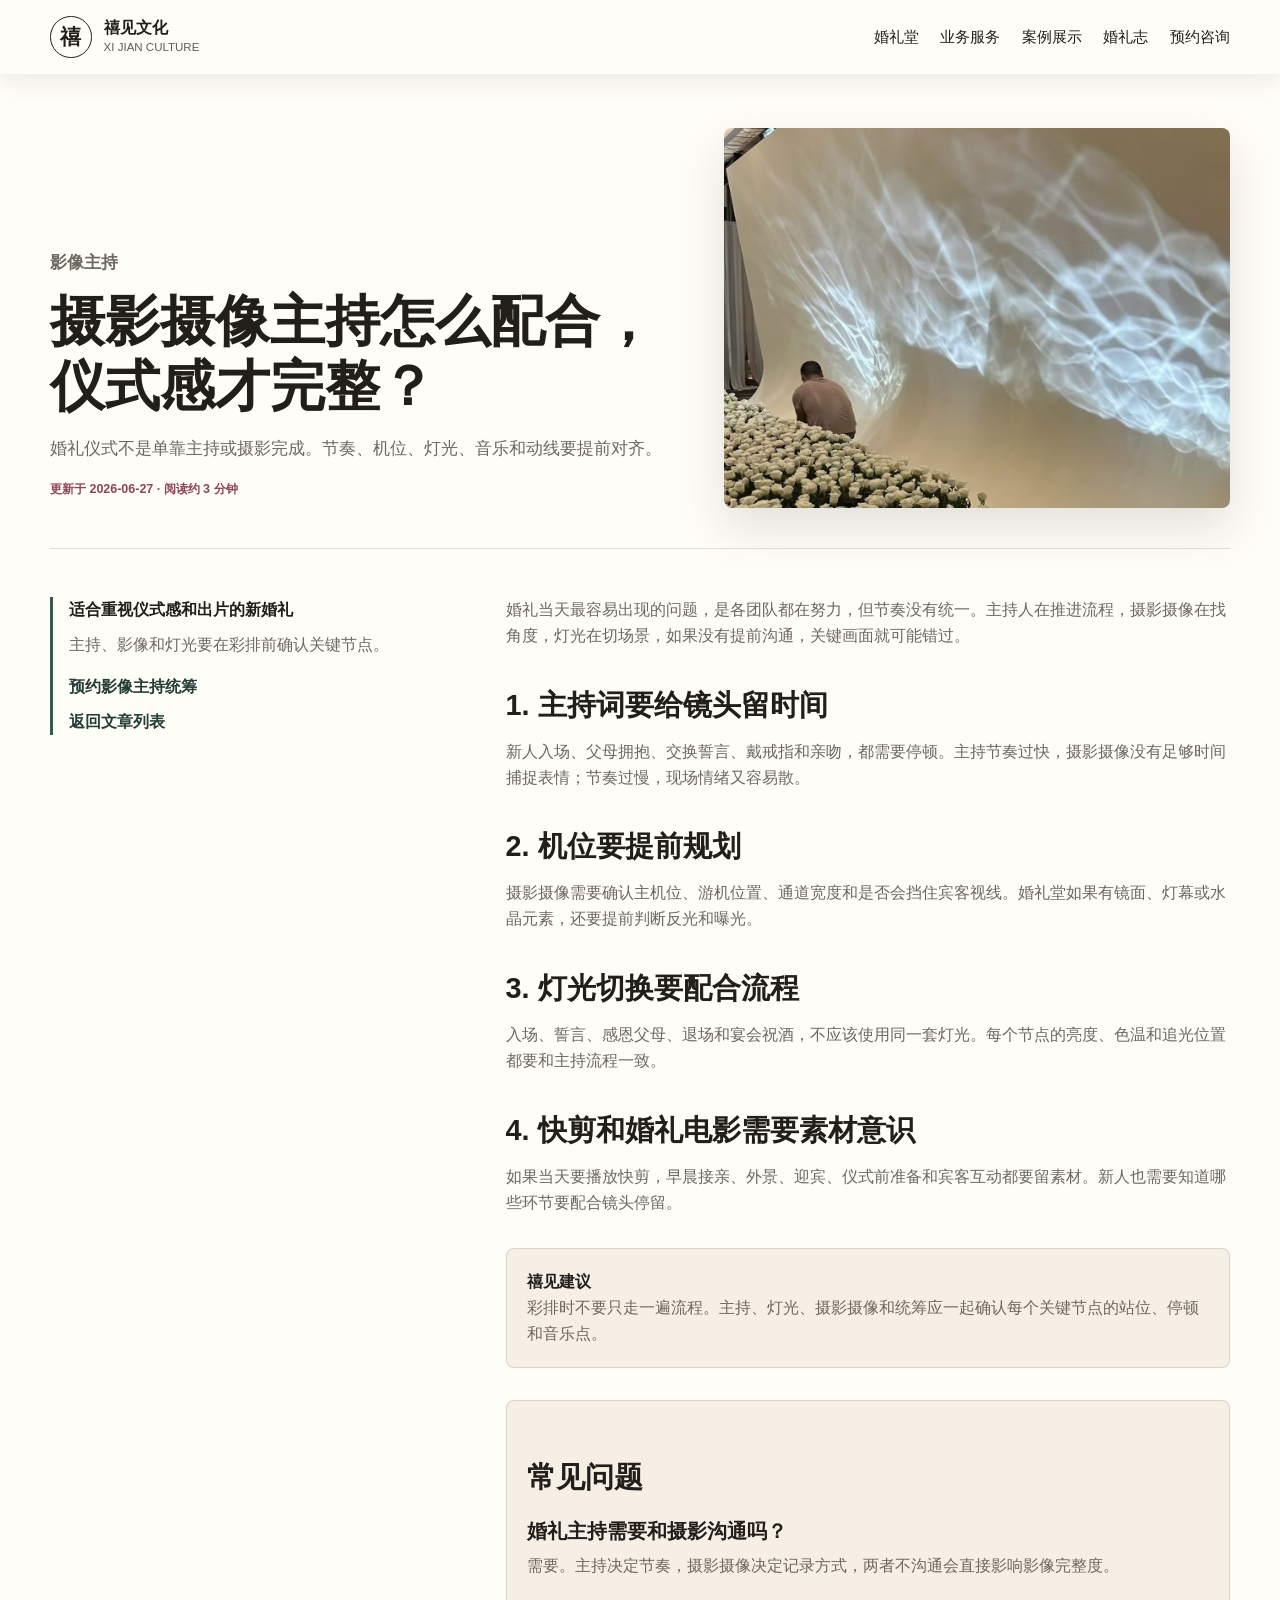
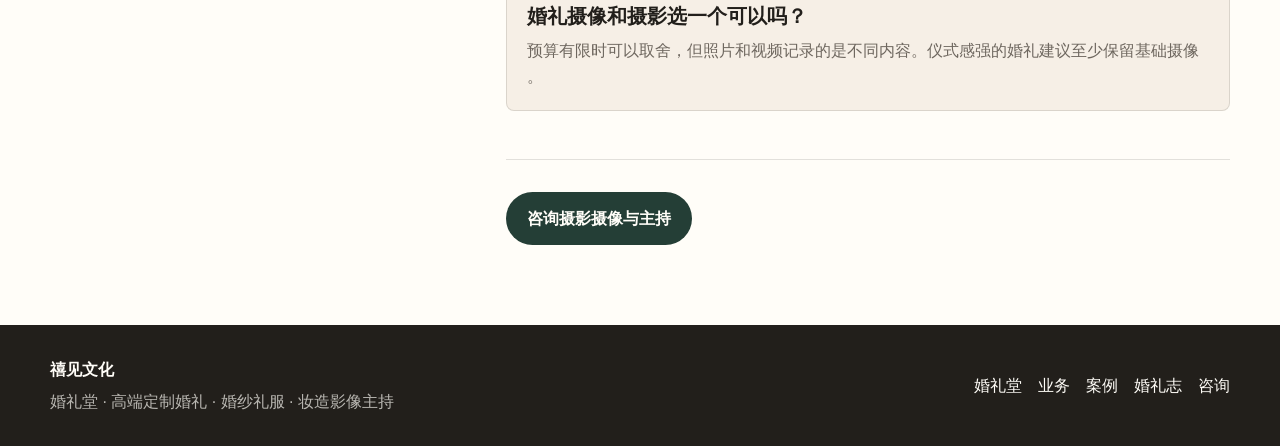
<file: articles/photo-video-hosting.html>
<!doctype html>
<html lang="zh-CN">
  <head>
    <meta charset="UTF-8" />
    <meta name="viewport" content="width=device-width, initial-scale=1.0" />
    <meta
      name="description"
      content="婚礼摄影摄像主持怎么配合？禧见文化从主持节奏、摄影机位、灯光、音乐和新人动线说明如何提升仪式感和影像完整度。"
    />
    <link rel="canonical" href="https://xuanfengshanghang1.github.io/-/articles/photo-video-hosting.html" />
    <meta property="og:title" content="摄影摄像主持怎么配合，仪式感才完整？ | 禧见文化" />
    <meta property="og:description" content="主持节奏、机位、灯光和新人动线需要提前统一，婚礼当天才不会互相打架。" />
    <meta property="og:type" content="article" />
    <meta property="og:url" content="https://xuanfengshanghang1.github.io/-/articles/photo-video-hosting.html" />
    <meta property="og:image" content="https://xuanfengshanghang1.github.io/-/assets/real/production-light-test.jpg" />
    <title>摄影摄像主持怎么配合，仪式感才完整？ | 禧见文化</title>
    <link rel="stylesheet" href="../styles.css" />
    <script type="application/ld+json">
      {
        "@context": "https://schema.org",
        "@type": "Article",
        "headline": "摄影摄像主持怎么配合，仪式感才完整？",
        "description": "禧见文化说明婚礼摄影摄像、主持、灯光、音乐和新人动线的协作方法。",
        "image": "https://xuanfengshanghang1.github.io/-/assets/real/production-light-test.jpg",
        "datePublished": "2026-06-27",
        "dateModified": "2026-06-27",
        "author": { "@type": "Organization", "name": "禧见文化" },
        "publisher": { "@type": "Organization", "name": "禧见文化" },
        "mainEntityOfPage": "https://xuanfengshanghang1.github.io/-/articles/photo-video-hosting.html"
      }
    </script>
  </head>
  <body class="article-page">
    <header class="site-header" data-header>
      <a class="brand" href="../index.html#home" aria-label="禧见文化首页">
        <span class="brand-mark">禧</span>
        <span><strong>禧见文化</strong><small>XI JIAN CULTURE</small></span>
      </a>
      <button class="nav-toggle" type="button" aria-label="打开导航" aria-expanded="false" data-nav-toggle>
        <span></span><span></span>
      </button>
      <nav class="site-nav" data-nav>
        <a href="../index.html#venues">婚礼堂</a>
        <a href="../index.html#services">业务服务</a>
        <a href="../index.html#cases">案例展示</a>
        <a href="./">婚礼志</a>
        <a href="../index.html#appointment">预约咨询</a>
      </nav>
    </header>

    <main class="article-shell">
      <section class="article-hero section-wrap">
        <div>
          <p class="eyebrow">影像主持</p>
          <h1>摄影摄像主持怎么配合，仪式感才完整？</h1>
          <p>婚礼仪式不是单靠主持或摄影完成。节奏、机位、灯光、音乐和动线要提前对齐。</p>
          <span class="article-meta">更新于 2026-06-27 · 阅读约 3 分钟</span>
        </div>
        <img src="../assets/real/production-light-test.jpg" alt="婚礼堂灯光与影像测试现场" />
      </section>

      <section class="article-layout section-wrap">
        <aside class="article-aside">
          <strong>适合重视仪式感和出片的新婚礼</strong>
          <p>主持、影像和灯光要在彩排前确认关键节点。</p>
          <a href="../index.html#appointment">预约影像主持统筹</a>
          <a href="./">返回文章列表</a>
        </aside>

        <article class="article-body">
          <p>
            婚礼当天最容易出现的问题，是各团队都在努力，但节奏没有统一。主持人在推进流程，摄影摄像在找角度，灯光在切场景，如果没有提前沟通，关键画面就可能错过。
          </p>

          <h2>1. 主持词要给镜头留时间</h2>
          <p>
            新人入场、父母拥抱、交换誓言、戴戒指和亲吻，都需要停顿。主持节奏过快，摄影摄像没有足够时间捕捉表情；节奏过慢，现场情绪又容易散。
          </p>

          <h2>2. 机位要提前规划</h2>
          <p>
            摄影摄像需要确认主机位、游机位置、通道宽度和是否会挡住宾客视线。婚礼堂如果有镜面、灯幕或水晶元素，还要提前判断反光和曝光。
          </p>

          <h2>3. 灯光切换要配合流程</h2>
          <p>
            入场、誓言、感恩父母、退场和宴会祝酒，不应该使用同一套灯光。每个节点的亮度、色温和追光位置都要和主持流程一致。
          </p>

          <h2>4. 快剪和婚礼电影需要素材意识</h2>
          <p>
            如果当天要播放快剪，早晨接亲、外景、迎宾、仪式前准备和宾客互动都要留素材。新人也需要知道哪些环节要配合镜头停留。
          </p>

          <div class="article-callout">
            <strong>禧见建议</strong>
            <p>彩排时不要只走一遍流程。主持、灯光、摄影摄像和统筹应一起确认每个关键节点的站位、停顿和音乐点。</p>
          </div>

          <div class="article-faq">
            <h2>常见问题</h2>
            <h3>婚礼主持需要和摄影沟通吗？</h3>
            <p>需要。主持决定节奏，摄影摄像决定记录方式，两者不沟通会直接影响影像完整度。</p>
            <h3>婚礼摄像和摄影选一个可以吗？</h3>
            <p>预算有限时可以取舍，但照片和视频记录的是不同内容。仪式感强的婚礼建议至少保留基础摄像。</p>
          </div>

          <footer class="article-footer">
            <a class="button primary" href="../index.html#appointment">咨询摄影摄像与主持</a>
          </footer>
        </article>
      </section>
    </main>

    <footer class="site-footer">
      <div class="section-wrap footer-layout">
        <div><strong>禧见文化</strong><p>婚礼堂 · 高端定制婚礼 · 婚纱礼服 · 妆造影像主持</p></div>
        <div class="footer-links">
          <a href="../index.html#venues">婚礼堂</a>
          <a href="../index.html#services">业务</a>
          <a href="../index.html#cases">案例</a>
          <a href="./">婚礼志</a>
          <a href="../index.html#appointment">咨询</a>
        </div>
      </div>
    </footer>
    <script src="../script.js"></script>
  </body>
</html>
</file>
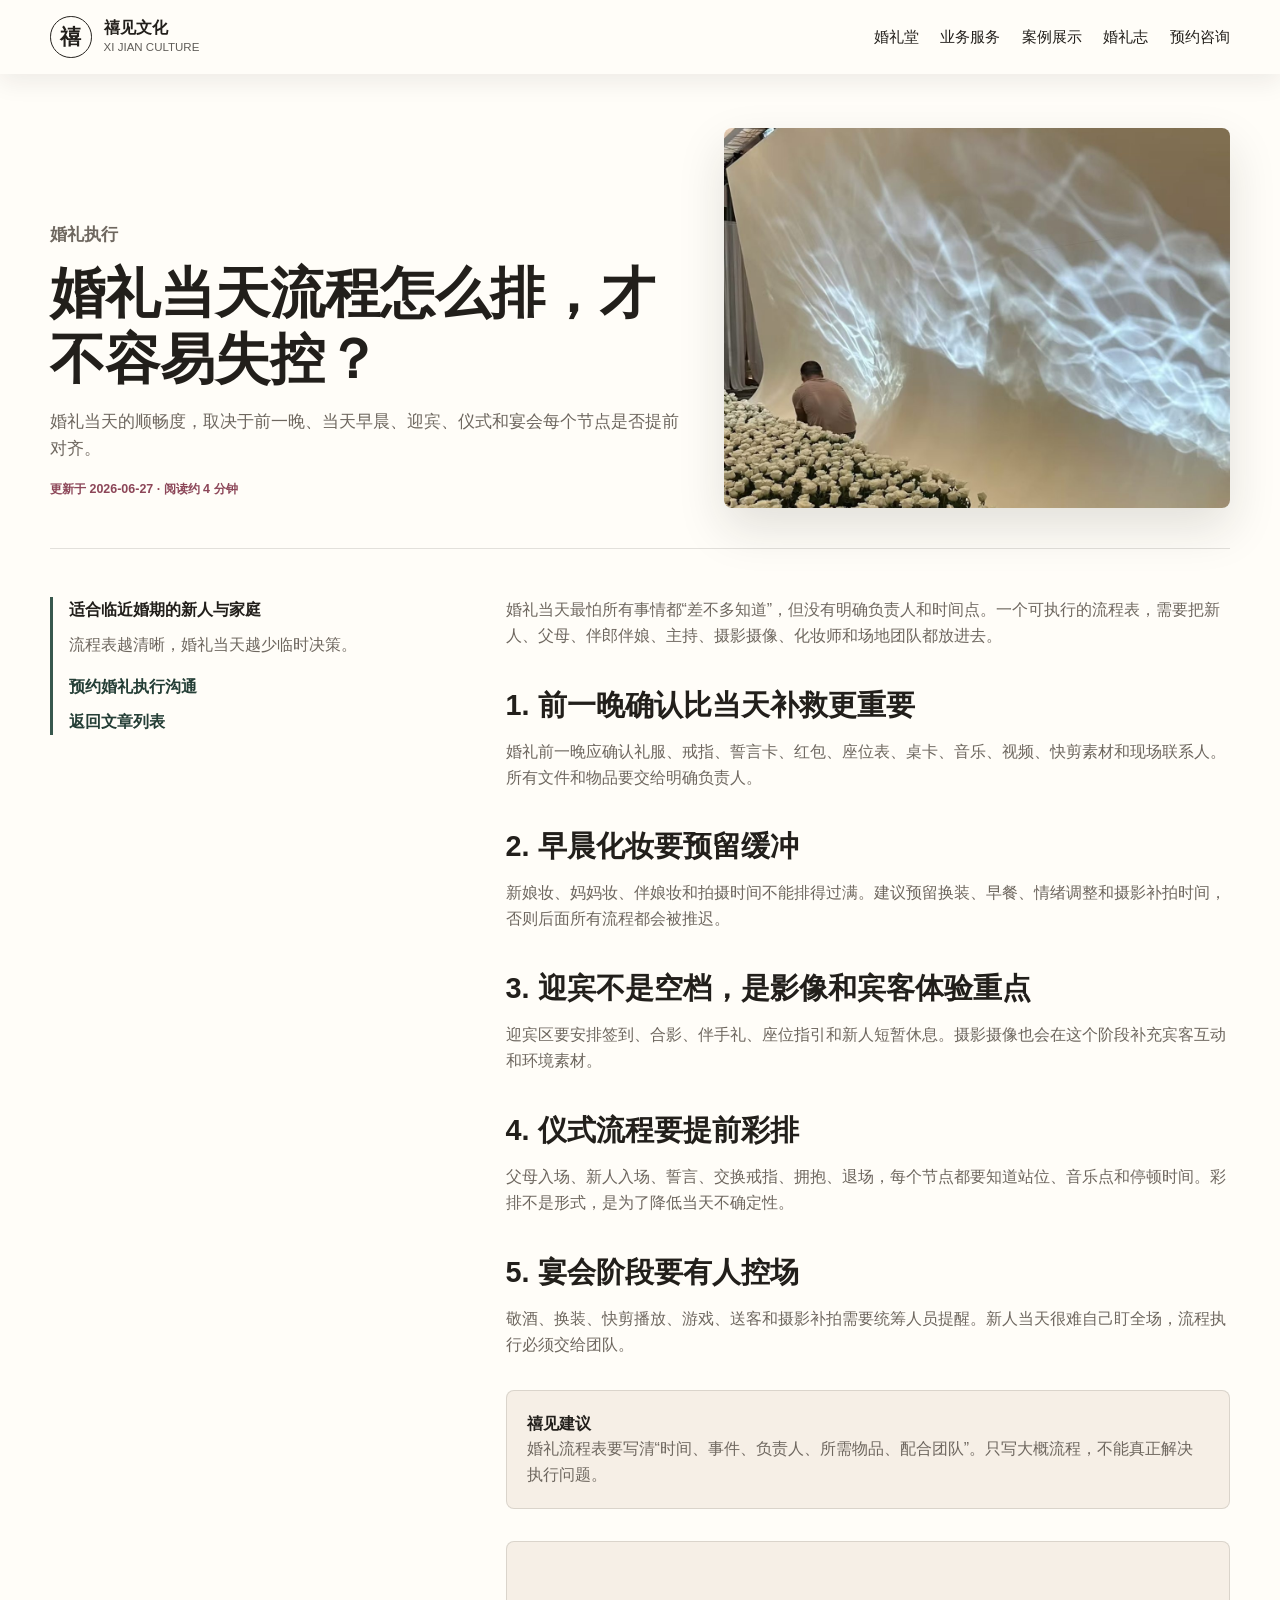
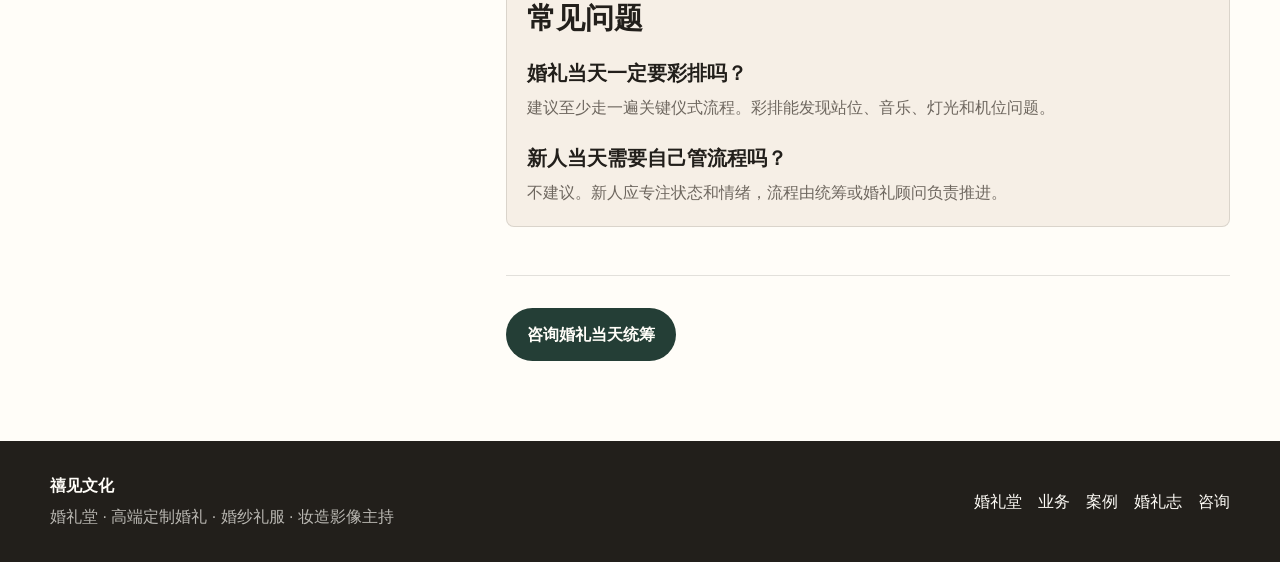
<file: articles/wedding-day-timeline.html>
<!doctype html>
<html lang="zh-CN">
  <head>
    <meta charset="UTF-8" />
    <meta name="viewport" content="width=device-width, initial-scale=1.0" />
    <meta
      name="description"
      content="婚礼当天流程怎么安排？禧见文化整理彩排、化妆、迎宾、仪式、宴会、敬酒、快剪播放和团队协作的关键时间节点。"
    />
    <link rel="canonical" href="https://xuanfengshanghang1.github.io/-/articles/wedding-day-timeline.html" />
    <meta property="og:title" content="婚礼当天流程怎么排，才不容易失控？ | 禧见文化" />
    <meta property="og:description" content="从彩排、迎宾、仪式、宴会到快剪播放，整理婚礼当天关键节点。" />
    <meta property="og:type" content="article" />
    <meta property="og:url" content="https://xuanfengshanghang1.github.io/-/articles/wedding-day-timeline.html" />
    <meta property="og:image" content="https://xuanfengshanghang1.github.io/-/assets/real/production-light-test.jpg" />
    <title>婚礼当天流程怎么排，才不容易失控？ | 禧见文化</title>
    <link rel="stylesheet" href="../styles.css" />
    <script type="application/ld+json">
      {
        "@context": "https://schema.org",
        "@type": "Article",
        "headline": "婚礼当天流程怎么排，才不容易失控？",
        "description": "禧见文化整理婚礼当天彩排、化妆、迎宾、仪式、宴会、敬酒、快剪播放和团队协作关键节点。",
        "image": "https://xuanfengshanghang1.github.io/-/assets/real/production-light-test.jpg",
        "datePublished": "2026-06-27",
        "dateModified": "2026-06-27",
        "author": { "@type": "Organization", "name": "禧见文化" },
        "publisher": { "@type": "Organization", "name": "禧见文化" },
        "mainEntityOfPage": "https://xuanfengshanghang1.github.io/-/articles/wedding-day-timeline.html"
      }
    </script>
  </head>
  <body class="article-page">
    <header class="site-header" data-header>
      <a class="brand" href="../index.html#home" aria-label="禧见文化首页">
        <span class="brand-mark">禧</span>
        <span><strong>禧见文化</strong><small>XI JIAN CULTURE</small></span>
      </a>
      <button class="nav-toggle" type="button" aria-label="打开导航" aria-expanded="false" data-nav-toggle>
        <span></span><span></span>
      </button>
      <nav class="site-nav" data-nav>
        <a href="../index.html#venues">婚礼堂</a>
        <a href="../index.html#services">业务服务</a>
        <a href="../index.html#cases">案例展示</a>
        <a href="./">婚礼志</a>
        <a href="../index.html#appointment">预约咨询</a>
      </nav>
    </header>

    <main class="article-shell">
      <section class="article-hero section-wrap">
        <div>
          <p class="eyebrow">婚礼执行</p>
          <h1>婚礼当天流程怎么排，才不容易失控？</h1>
          <p>婚礼当天的顺畅度，取决于前一晚、当天早晨、迎宾、仪式和宴会每个节点是否提前对齐。</p>
          <span class="article-meta">更新于 2026-06-27 · 阅读约 4 分钟</span>
        </div>
        <img src="../assets/real/production-light-test.jpg" alt="婚礼堂灯光舞美执行测试" />
      </section>

      <section class="article-layout section-wrap">
        <aside class="article-aside">
          <strong>适合临近婚期的新人与家庭</strong>
          <p>流程表越清晰，婚礼当天越少临时决策。</p>
          <a href="../index.html#appointment">预约婚礼执行沟通</a>
          <a href="./">返回文章列表</a>
        </aside>

        <article class="article-body">
          <p>
            婚礼当天最怕所有事情都“差不多知道”，但没有明确负责人和时间点。一个可执行的流程表，需要把新人、父母、伴郎伴娘、主持、摄影摄像、化妆师和场地团队都放进去。
          </p>

          <h2>1. 前一晚确认比当天补救更重要</h2>
          <p>
            婚礼前一晚应确认礼服、戒指、誓言卡、红包、座位表、桌卡、音乐、视频、快剪素材和现场联系人。所有文件和物品要交给明确负责人。
          </p>

          <h2>2. 早晨化妆要预留缓冲</h2>
          <p>
            新娘妆、妈妈妆、伴娘妆和拍摄时间不能排得过满。建议预留换装、早餐、情绪调整和摄影补拍时间，否则后面所有流程都会被推迟。
          </p>

          <h2>3. 迎宾不是空档，是影像和宾客体验重点</h2>
          <p>
            迎宾区要安排签到、合影、伴手礼、座位指引和新人短暂休息。摄影摄像也会在这个阶段补充宾客互动和环境素材。
          </p>

          <h2>4. 仪式流程要提前彩排</h2>
          <p>
            父母入场、新人入场、誓言、交换戒指、拥抱、退场，每个节点都要知道站位、音乐点和停顿时间。彩排不是形式，是为了降低当天不确定性。
          </p>

          <h2>5. 宴会阶段要有人控场</h2>
          <p>
            敬酒、换装、快剪播放、游戏、送客和摄影补拍需要统筹人员提醒。新人当天很难自己盯全场，流程执行必须交给团队。
          </p>

          <div class="article-callout">
            <strong>禧见建议</strong>
            <p>婚礼流程表要写清“时间、事件、负责人、所需物品、配合团队”。只写大概流程，不能真正解决执行问题。</p>
          </div>

          <div class="article-faq">
            <h2>常见问题</h2>
            <h3>婚礼当天一定要彩排吗？</h3>
            <p>建议至少走一遍关键仪式流程。彩排能发现站位、音乐、灯光和机位问题。</p>
            <h3>新人当天需要自己管流程吗？</h3>
            <p>不建议。新人应专注状态和情绪，流程由统筹或婚礼顾问负责推进。</p>
          </div>

          <footer class="article-footer">
            <a class="button primary" href="../index.html#appointment">咨询婚礼当天统筹</a>
          </footer>
        </article>
      </section>
    </main>

    <footer class="site-footer">
      <div class="section-wrap footer-layout">
        <div><strong>禧见文化</strong><p>婚礼堂 · 高端定制婚礼 · 婚纱礼服 · 妆造影像主持</p></div>
        <div class="footer-links">
          <a href="../index.html#venues">婚礼堂</a>
          <a href="../index.html#services">业务</a>
          <a href="../index.html#cases">案例</a>
          <a href="./">婚礼志</a>
          <a href="../index.html#appointment">咨询</a>
        </div>
      </div>
    </footer>
    <script src="../script.js"></script>
  </body>
</html>
</file>
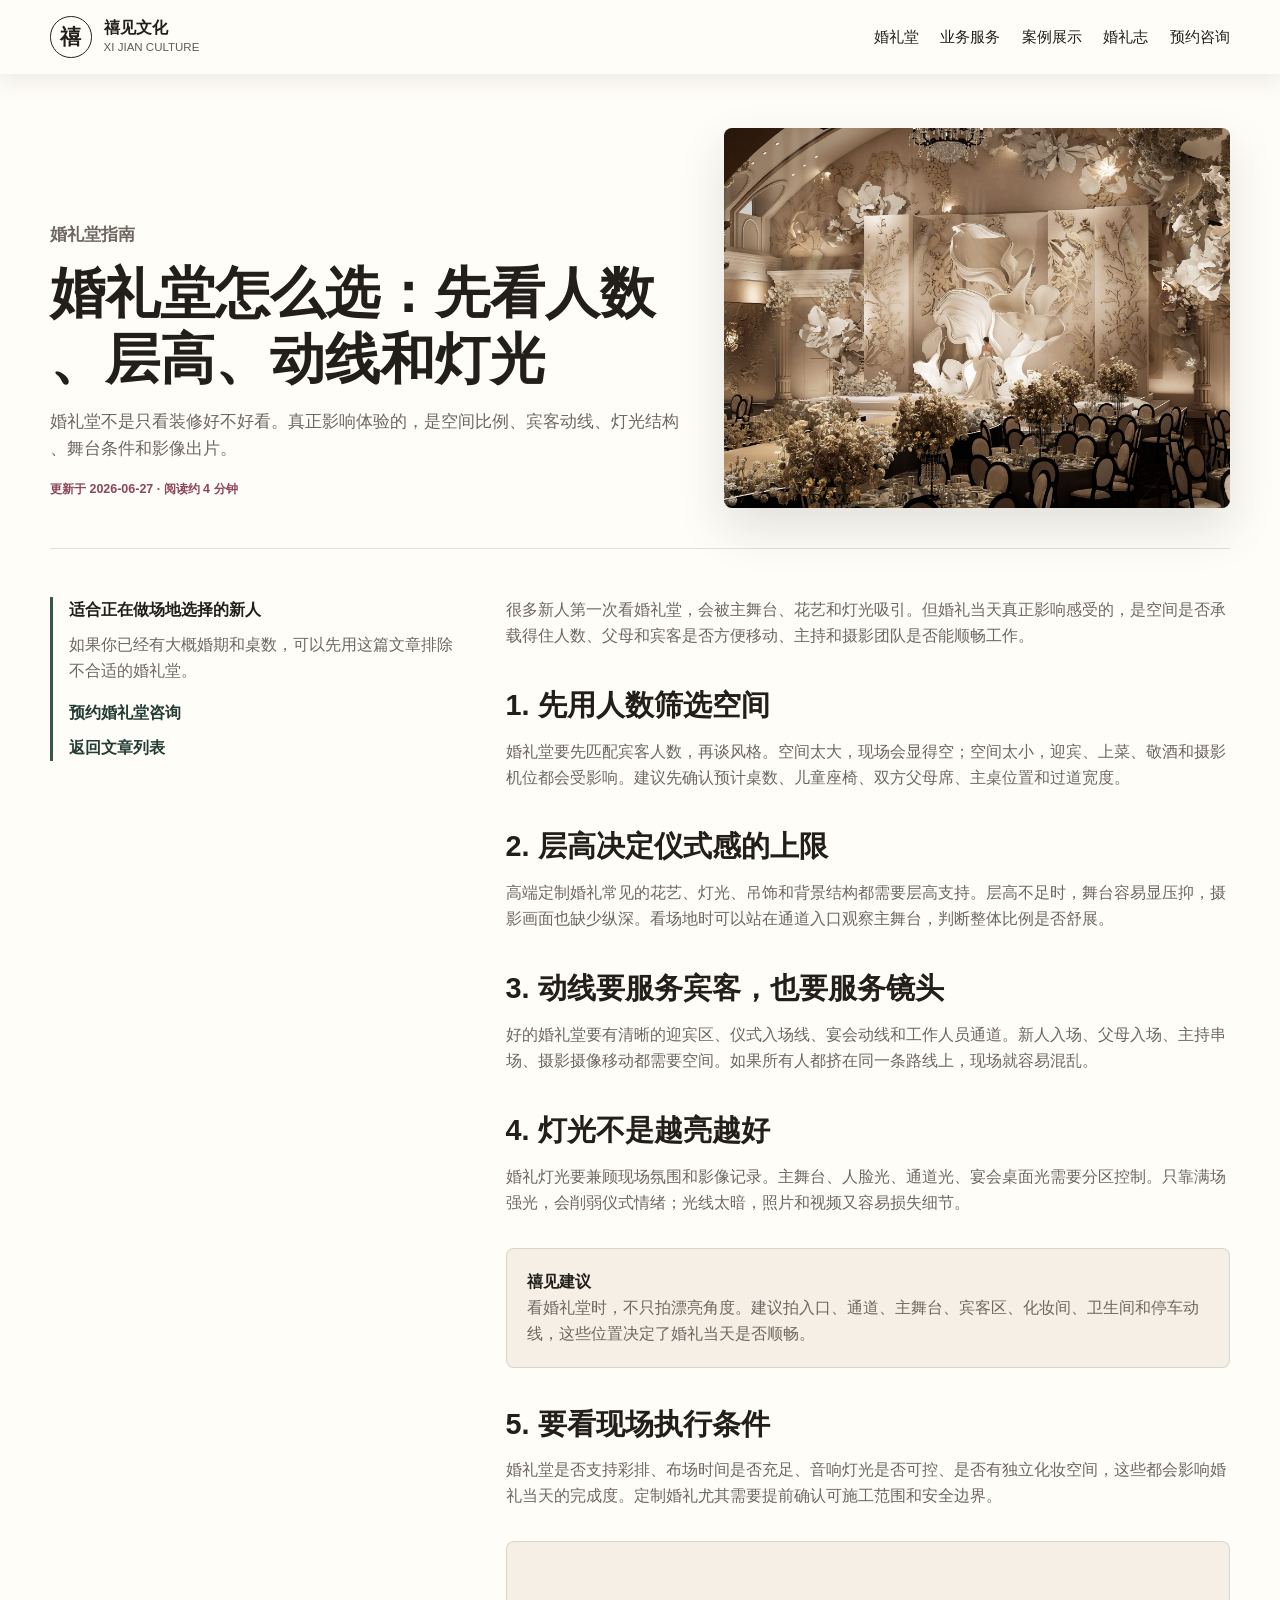
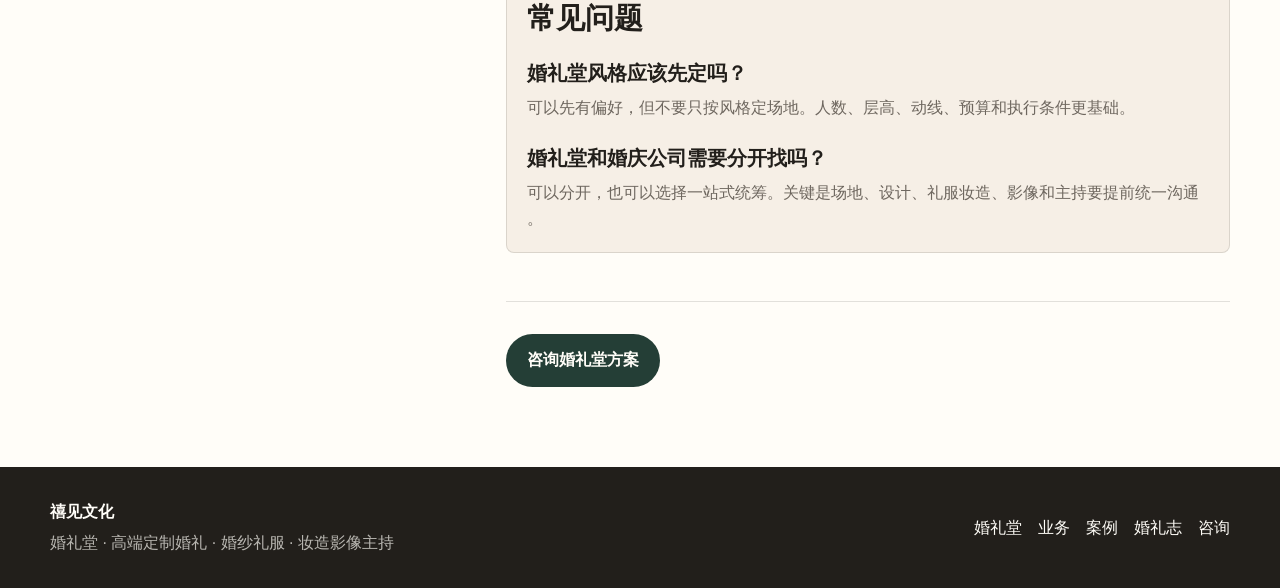
<file: articles/wedding-hall-selection.html>
<!doctype html>
<html lang="zh-CN">
  <head>
    <meta charset="UTF-8" />
    <meta name="viewport" content="width=device-width, initial-scale=1.0" />
    <meta
      name="description"
      content="婚礼堂怎么选？禧见文化从人数、层高、动线、灯光、舞台、宴会体验和影像出片角度，整理新人选择婚礼堂的判断标准。"
    />
    <link rel="canonical" href="https://xuanfengshanghang1.github.io/-/articles/wedding-hall-selection.html" />
    <meta property="og:title" content="婚礼堂怎么选：先看人数、层高、动线和灯光 | 禧见文化" />
    <meta property="og:description" content="选择婚礼堂不要只看装修风格，更要判断空间比例、宾客体验、灯光结构和婚礼当天执行条件。" />
    <meta property="og:type" content="article" />
    <meta property="og:url" content="https://xuanfengshanghang1.github.io/-/articles/wedding-hall-selection.html" />
    <meta property="og:image" content="https://xuanfengshanghang1.github.io/-/assets/real/hall-gilded-stage.jpg" />
    <title>婚礼堂怎么选：先看人数、层高、动线和灯光 | 禧见文化</title>
    <link rel="stylesheet" href="../styles.css" />
    <script type="application/ld+json">
      {
        "@context": "https://schema.org",
        "@type": "Article",
        "headline": "婚礼堂怎么选：先看人数、层高、动线和灯光",
        "description": "禧见文化整理新人选择婚礼堂时需要判断的人数、层高、动线、灯光、舞台和影像出片标准。",
        "image": "https://xuanfengshanghang1.github.io/-/assets/real/hall-gilded-stage.jpg",
        "datePublished": "2026-06-27",
        "dateModified": "2026-06-27",
        "author": { "@type": "Organization", "name": "禧见文化" },
        "publisher": { "@type": "Organization", "name": "禧见文化" },
        "mainEntityOfPage": "https://xuanfengshanghang1.github.io/-/articles/wedding-hall-selection.html"
      }
    </script>
  </head>
  <body class="article-page">
    <header class="site-header" data-header>
      <a class="brand" href="../index.html#home" aria-label="禧见文化首页">
        <span class="brand-mark">禧</span>
        <span>
          <strong>禧见文化</strong>
          <small>XI JIAN CULTURE</small>
        </span>
      </a>
      <button class="nav-toggle" type="button" aria-label="打开导航" aria-expanded="false" data-nav-toggle>
        <span></span>
        <span></span>
      </button>
      <nav class="site-nav" data-nav>
        <a href="../index.html#venues">婚礼堂</a>
        <a href="../index.html#services">业务服务</a>
        <a href="../index.html#cases">案例展示</a>
        <a href="./">婚礼志</a>
        <a href="../index.html#appointment">预约咨询</a>
      </nav>
    </header>

    <main class="article-shell">
      <section class="article-hero section-wrap">
        <div>
          <p class="eyebrow">婚礼堂指南</p>
          <h1>婚礼堂怎么选：先看人数、层高、动线和灯光</h1>
          <p>婚礼堂不是只看装修好不好看。真正影响体验的，是空间比例、宾客动线、灯光结构、舞台条件和影像出片。</p>
          <span class="article-meta">更新于 2026-06-27 · 阅读约 4 分钟</span>
        </div>
        <img src="../assets/real/hall-gilded-stage.jpg" alt="禧见文化婚礼堂宴会厅实景" />
      </section>

      <section class="article-layout section-wrap">
        <aside class="article-aside">
          <strong>适合正在做场地选择的新人</strong>
          <p>如果你已经有大概婚期和桌数，可以先用这篇文章排除不合适的婚礼堂。</p>
          <a href="../index.html#appointment">预约婚礼堂咨询</a>
          <a href="./">返回文章列表</a>
        </aside>

        <article class="article-body">
          <p>
            很多新人第一次看婚礼堂，会被主舞台、花艺和灯光吸引。但婚礼当天真正影响感受的，是空间是否承载得住人数、父母和宾客是否方便移动、主持和摄影团队是否能顺畅工作。
          </p>

          <h2>1. 先用人数筛选空间</h2>
          <p>
            婚礼堂要先匹配宾客人数，再谈风格。空间太大，现场会显得空；空间太小，迎宾、上菜、敬酒和摄影机位都会受影响。建议先确认预计桌数、儿童座椅、双方父母席、主桌位置和过道宽度。
          </p>

          <h2>2. 层高决定仪式感的上限</h2>
          <p>
            高端定制婚礼常见的花艺、灯光、吊饰和背景结构都需要层高支持。层高不足时，舞台容易显压抑，摄影画面也缺少纵深。看场地时可以站在通道入口观察主舞台，判断整体比例是否舒展。
          </p>

          <h2>3. 动线要服务宾客，也要服务镜头</h2>
          <p>
            好的婚礼堂要有清晰的迎宾区、仪式入场线、宴会动线和工作人员通道。新人入场、父母入场、主持串场、摄影摄像移动都需要空间。如果所有人都挤在同一条路线上，现场就容易混乱。
          </p>

          <h2>4. 灯光不是越亮越好</h2>
          <p>
            婚礼灯光要兼顾现场氛围和影像记录。主舞台、人脸光、通道光、宴会桌面光需要分区控制。只靠满场强光，会削弱仪式情绪；光线太暗，照片和视频又容易损失细节。
          </p>

          <div class="article-callout">
            <strong>禧见建议</strong>
            <p>看婚礼堂时，不只拍漂亮角度。建议拍入口、通道、主舞台、宾客区、化妆间、卫生间和停车动线，这些位置决定了婚礼当天是否顺畅。</p>
          </div>

          <h2>5. 要看现场执行条件</h2>
          <p>
            婚礼堂是否支持彩排、布场时间是否充足、音响灯光是否可控、是否有独立化妆空间，这些都会影响婚礼当天的完成度。定制婚礼尤其需要提前确认可施工范围和安全边界。
          </p>

          <div class="article-faq">
            <h2>常见问题</h2>
            <h3>婚礼堂风格应该先定吗？</h3>
            <p>可以先有偏好，但不要只按风格定场地。人数、层高、动线、预算和执行条件更基础。</p>
            <h3>婚礼堂和婚庆公司需要分开找吗？</h3>
            <p>可以分开，也可以选择一站式统筹。关键是场地、设计、礼服妆造、影像和主持要提前统一沟通。</p>
          </div>

          <footer class="article-footer">
            <a class="button primary" href="../index.html#appointment">咨询婚礼堂方案</a>
          </footer>
        </article>
      </section>
    </main>

    <footer class="site-footer">
      <div class="section-wrap footer-layout">
        <div>
          <strong>禧见文化</strong>
          <p>婚礼堂 · 高端定制婚礼 · 婚纱礼服 · 妆造影像主持</p>
        </div>
        <div class="footer-links">
          <a href="../index.html#venues">婚礼堂</a>
          <a href="../index.html#services">业务</a>
          <a href="../index.html#cases">案例</a>
          <a href="./">婚礼志</a>
          <a href="../index.html#appointment">咨询</a>
        </div>
      </div>
    </footer>

    <script src="../script.js"></script>
  </body>
</html>
</file>
<file: styles.css>
:root {
  --paper: #fffdf8;
  --warm: #f6efe6;
  --ink: #221f1b;
  --muted: #6e675f;
  --line: rgba(34, 31, 27, 0.13);
  --jade: #38584d;
  --jade-deep: #243e36;
  --wine: #8c4658;
  --gold: #b78a48;
  --mist: #e7ece8;
  --shadow: 0 1.25rem 3rem rgba(34, 31, 27, 0.13);
}

* {
  box-sizing: border-box;
}

html {
  scroll-behavior: smooth;
}

body {
  margin: 0;
  color: var(--ink);
  background: var(--paper);
  font-family:
    "Microsoft YaHei",
    "PingFang SC",
    "Noto Sans CJK SC",
    Arial,
    sans-serif;
  line-height: 1.62;
  overflow-x: hidden;
}

body,
h1,
h2,
h3,
p,
a,
button,
span,
li,
dd,
dt {
  line-break: anywhere;
  overflow-wrap: anywhere;
}

img {
  display: block;
  max-width: 100%;
}

a {
  color: inherit;
  text-decoration: none;
}

button,
input,
select,
textarea {
  font: inherit;
}

.site-header {
  position: fixed;
  top: 0;
  left: 0;
  right: 0;
  z-index: 20;
  display: flex;
  align-items: center;
  justify-content: space-between;
  gap: 1.5rem;
  padding: 1rem max(1.25rem, calc((100vw - 1180px) / 2));
  color: var(--paper);
  transition:
    background 180ms ease,
    color 180ms ease,
    box-shadow 180ms ease;
}

.site-header.scrolled,
.site-header.open {
  color: var(--ink);
  background: rgba(255, 253, 248, 0.94);
  box-shadow: 0 0.5rem 1.5rem rgba(34, 31, 27, 0.08);
  backdrop-filter: blur(18px);
}

.brand {
  display: inline-flex;
  align-items: center;
  gap: 0.75rem;
  min-width: 0;
}

.brand-mark {
  display: grid;
  width: 2.6rem;
  height: 2.6rem;
  place-items: center;
  border: 1px solid currentColor;
  border-radius: 50%;
  font-family: "Songti SC", "SimSun", serif;
  font-size: 1.3rem;
  font-weight: 700;
}

.brand strong,
.brand small {
  display: block;
  line-height: 1.15;
}

.brand small {
  margin-top: 0.22rem;
  color: currentColor;
  font-size: 0.72rem;
  opacity: 0.72;
}

.site-nav {
  display: flex;
  align-items: center;
  gap: 1.35rem;
  font-size: 0.93rem;
}

.site-nav a {
  position: relative;
  padding: 0.25rem 0;
}

.site-nav a::after {
  position: absolute;
  left: 0;
  right: 0;
  bottom: -0.15rem;
  height: 1px;
  background: currentColor;
  content: "";
  transform: scaleX(0);
  transform-origin: right;
  transition: transform 180ms ease;
}

.site-nav a:hover::after,
.site-nav a:focus-visible::after {
  transform: scaleX(1);
  transform-origin: left;
}

.nav-toggle {
  position: relative;
  display: none;
  width: 2.75rem;
  height: 2.75rem;
  align-items: center;
  justify-content: center;
  border: 1px solid currentColor;
  border-radius: 50%;
  color: inherit;
  background: transparent;
  cursor: pointer;
  appearance: none;
  -webkit-tap-highlight-color: transparent;
}

.nav-toggle span {
  position: absolute;
  left: 50%;
  top: 50%;
  display: block;
  width: 1.25rem;
  height: 2px;
  background: currentColor;
  transition: transform 160ms ease;
}

.nav-toggle span:first-child {
  transform: translate(-50%, -0.24rem);
}

.nav-toggle span:last-child {
  transform: translate(-50%, 0.24rem);
}

.site-header.open .nav-toggle span:first-child {
  transform: translate(-50%, 0) rotate(45deg);
}

.site-header.open .nav-toggle span:last-child {
  transform: translate(-50%, 0) rotate(-45deg);
}

.nav-toggle:focus {
  outline: none;
}

.nav-toggle:focus-visible {
  outline: 2px solid var(--gold);
  outline-offset: 3px;
}

.hero {
  position: relative;
  display: grid;
  min-height: 82svh;
  overflow: hidden;
  color: var(--paper);
  isolation: isolate;
}

section[id],
.service-card[id] {
  scroll-margin-top: 5.25rem;
}

.hero-media {
  position: absolute;
  inset: 0;
  z-index: -2;
  background-image: url("assets/real/hero-gilded-hall.jpg");
  background-position: center;
  background-size: cover;
}

.hero-film {
  width: 100%;
  height: 100%;
  object-fit: cover;
  object-position: center;
}

.hero::after {
  position: absolute;
  inset: 0;
  z-index: -1;
  background:
    linear-gradient(90deg, rgba(20, 24, 22, 0.76) 0%, rgba(20, 24, 22, 0.48) 42%, rgba(20, 24, 22, 0.12) 78%),
    linear-gradient(0deg, rgba(20, 24, 22, 0.3), rgba(20, 24, 22, 0.04));
  content: "";
}

.hero-content {
  align-self: center;
  width: min(1180px, calc(100% - 2.5rem));
  margin: 0 auto;
  padding-top: 4.5rem;
}

.hero-content > * {
  max-width: min(45rem, 100%);
}

.eyebrow {
  margin: 0 0 0.8rem;
  color: var(--wine);
  font-size: 0.76rem;
  font-weight: 800;
  letter-spacing: 0;
  text-transform: uppercase;
}

.hero .eyebrow {
  color: #f2d6df;
}

h1,
h2,
h3,
p,
dl,
dd {
  margin-top: 0;
}

h1,
h2,
h3 {
  line-height: 1.18;
}

h1 {
  margin-bottom: 1rem;
  font-family: "Songti SC", Georgia, "Times New Roman", serif;
  font-size: 5rem;
  font-weight: 700;
}

h2 {
  margin-bottom: 1rem;
  font-size: 2.35rem;
  font-weight: 700;
}

h3 {
  margin-bottom: 0.65rem;
  font-size: 1.22rem;
}

.hero-content p:not(.eyebrow) {
  margin-bottom: 1.7rem;
  color: rgba(255, 253, 248, 0.9);
  font-size: 1.08rem;
}

.hero-lead span,
.intro-copy h2 span {
  display: block;
}

.hero-actions {
  display: flex;
  flex-wrap: wrap;
  gap: 0.85rem;
}

.button {
  display: inline-flex;
  min-height: 3rem;
  align-items: center;
  justify-content: center;
  border: 1px solid transparent;
  border-radius: 999px;
  padding: 0.78rem 1.25rem;
  cursor: pointer;
  font-weight: 800;
  transition:
    transform 180ms ease,
    background 180ms ease,
    border-color 180ms ease;
}

.button:hover,
.button:focus-visible {
  transform: translateY(-2px);
}

.button.primary {
  color: var(--paper);
  background: var(--jade-deep);
}

.button.ghost {
  color: var(--paper);
  border-color: rgba(255, 253, 248, 0.72);
  background: rgba(255, 253, 248, 0.08);
}

.section-wrap {
  width: min(1180px, calc(100% - 2.5rem));
  margin: 0 auto;
}

.intro {
  display: grid;
  grid-template-columns: minmax(0, 1.1fr) minmax(21rem, 0.9fr);
  gap: 2rem;
  padding: 4.5rem 0;
}

.intro-copy,
  .section-heading,
  .venue-panel,
  .service-card,
  .case-card,
  .appointment-copy,
  .booking-form,
  .site-footer {
  min-width: 0;
}

.intro-copy h2 {
  max-width: 48rem;
  margin: 0;
}

.intro-grid {
  display: grid;
  grid-template-columns: repeat(3, 1fr);
  border-top: 1px solid var(--line);
  border-left: 1px solid var(--line);
}

.intro-grid div {
  min-width: 0;
  padding: 1.25rem;
  border-right: 1px solid var(--line);
  border-bottom: 1px solid var(--line);
}

.intro-grid strong {
  display: block;
  color: var(--jade-deep);
  font-family: Georgia, "Times New Roman", serif;
  font-size: 2.2rem;
  line-height: 1;
}

.intro-grid span {
  display: block;
  margin-top: 0.55rem;
  color: var(--muted);
  font-size: 0.92rem;
}

.venues,
.cases,
.appointment {
  background: var(--warm);
}

.venues,
.services,
.cases,
.attire,
.journal,
.process,
.appointment {
  padding: 5rem 0;
}

.section-heading {
  display: flex;
  align-items: end;
  justify-content: space-between;
  gap: 1.5rem;
  margin-bottom: 2rem;
}

.section-heading h2 {
  margin: 0;
}

.section-heading.compact {
  display: block;
}

.section-note {
  max-width: 34rem;
  color: var(--muted);
}

.venue-feature {
  position: relative;
  display: grid;
  grid-template-columns: minmax(0, 1fr);
  overflow: hidden;
  border-radius: 0.5rem;
  background: var(--ink);
  box-shadow: var(--shadow);
}

.venue-feature img {
  width: 100%;
  height: clamp(28rem, 48vw, 38rem);
  object-fit: cover;
}

.venue-panel {
  position: absolute;
  left: 1.5rem;
  bottom: 1.5rem;
  width: min(28rem, calc(100% - 3rem));
  border: 1px solid rgba(255, 253, 248, 0.2);
  border-radius: 0.5rem;
  padding: 1.35rem;
  color: var(--paper);
  background: rgba(23, 31, 28, 0.74);
  backdrop-filter: blur(16px);
}

.venue-panel span,
.collection-body span {
  display: block;
  margin-bottom: 0.4rem;
  color: #f0c6d1;
  font-size: 0.78rem;
  font-weight: 800;
}

.venue-panel p,
.venue-panel dd {
  color: rgba(255, 253, 248, 0.78);
}

.venue-panel dl {
  display: grid;
  grid-template-columns: repeat(2, minmax(0, 1fr));
  gap: 0.75rem;
  margin-bottom: 0;
}

.venue-panel dt {
  color: #f4dfb7;
  font-size: 0.8rem;
  font-weight: 800;
}

.venue-panel dd {
  margin-left: 0;
  font-size: 0.9rem;
}

.venue-grid {
  display: grid;
  grid-template-columns: repeat(3, minmax(0, 1fr));
  gap: 1rem;
  margin-top: 1rem;
}

.venue-grid article {
  overflow: hidden;
  border: 1px solid var(--line);
  border-radius: 0.5rem;
  background: var(--paper);
}

.venue-grid img {
  width: 100%;
  aspect-ratio: 4 / 3;
  object-fit: cover;
}

.venue-grid h3,
.venue-grid p {
  margin-inline: 1.1rem;
}

.venue-grid h3 {
  margin-top: 1rem;
}

.venue-grid p {
  margin-bottom: 1.15rem;
  color: var(--muted);
}

.services {
  background: var(--paper);
}

.service-grid {
  display: grid;
  grid-template-columns: repeat(3, minmax(0, 1fr));
  gap: 1rem;
}

.service-card {
  display: flex;
  min-height: 16.5rem;
  flex-direction: column;
  border: 1px solid var(--line);
  border-radius: 0.5rem;
  padding: 1.35rem;
  background: linear-gradient(180deg, #fffdf8, #f8f2ea);
}

.service-card.featured {
  color: var(--paper);
  border-color: var(--jade-deep);
  background: var(--jade-deep);
}

.service-card p {
  color: var(--muted);
}

.service-card.featured p {
  color: rgba(255, 253, 248, 0.78);
}

.service-icon,
.timeline-item span {
  display: inline-flex;
  width: 2.25rem;
  height: 2.25rem;
  align-items: center;
  justify-content: center;
  margin-bottom: 1rem;
  border-radius: 50%;
  color: var(--paper);
  background: var(--wine);
  font-size: 0.8rem;
  font-weight: 800;
}

.service-card.featured .service-icon {
  color: var(--jade-deep);
  background: var(--paper);
}

.case-grid {
  display: grid;
  grid-template-columns: repeat(3, minmax(0, 1fr));
  gap: 1rem;
}

.case-card {
  position: relative;
  height: 28rem;
  min-height: 28rem;
  overflow: hidden;
  border: 1px solid rgba(34, 31, 27, 0.1);
  border-radius: 0.5rem;
  color: var(--paper);
  background: var(--ink);
  box-shadow: 0 0.9rem 2rem rgba(34, 31, 27, 0.1);
}

.case-card.large {
  grid-column: span 2;
}

.case-card img {
  width: 100%;
  height: 100%;
  min-height: 0;
  object-fit: cover;
  transition: transform 600ms ease;
}

.case-card:hover img {
  transform: scale(1.035);
}

.case-card::after {
  position: absolute;
  inset: 0;
  background:
    linear-gradient(180deg, rgba(20, 24, 22, 0.05) 25%, rgba(20, 24, 22, 0.78) 100%),
    linear-gradient(90deg, rgba(20, 24, 22, 0.2), rgba(20, 24, 22, 0));
  content: "";
}

.case-card div {
  position: absolute;
  left: 1.1rem;
  right: 1.1rem;
  bottom: 1.1rem;
  z-index: 1;
}

.case-card span {
  display: block;
  margin-bottom: 0.45rem;
  color: #f2c8d2;
  font-size: 0.8rem;
  font-weight: 800;
}

.case-card h3 {
  margin-bottom: 0.45rem;
}

.case-card p {
  margin-bottom: 0;
  color: rgba(255, 253, 248, 0.78);
  font-size: 0.93rem;
}

.attire {
  background: var(--paper);
}

.attire-layout {
  display: grid;
  grid-template-columns: 0.78fr 1.22fr;
  gap: 2.2rem;
  align-items: center;
}

.attire-strip {
  display: grid;
  grid-template-columns: repeat(3, minmax(0, 1fr));
  gap: 0.85rem;
}

.attire-strip img {
  width: 100%;
  aspect-ratio: 3 / 4;
  border-radius: 0.5rem;
  object-fit: cover;
  box-shadow: 0 0.65rem 1.5rem rgba(34, 31, 27, 0.1);
}

.attire-strip img:nth-child(3) {
  object-position: center 35%;
}

.journal {
  background: var(--warm);
}

.journal-grid,
.article-list-grid,
.related-grid {
  display: grid;
  grid-template-columns: repeat(4, minmax(0, 1fr));
  gap: 1rem;
}

.journal-card,
.article-list-card,
.related-card {
  min-width: 0;
  border: 1px solid var(--line);
  border-radius: 0.5rem;
  background: rgba(255, 253, 248, 0.9);
  box-shadow: 0 0.75rem 1.75rem rgba(34, 31, 27, 0.08);
}

.journal-card a,
.article-list-card a,
.related-card a {
  display: grid;
  height: 100%;
  min-height: 16rem;
  padding: 1.15rem;
}

.journal-card.featured {
  grid-column: span 2;
}

.journal-card.featured a {
  grid-template-rows: auto 1fr;
  padding: 0;
}

.journal-card img,
.article-list-card img {
  width: 100%;
  aspect-ratio: 16 / 10;
  border-radius: 0.5rem 0.5rem 0 0;
  object-fit: cover;
}

.journal-card.featured div {
  padding: 1.15rem;
}

.journal-card span,
.article-list-card span,
.related-card span,
.article-meta {
  display: block;
  margin-bottom: 0.55rem;
  color: var(--wine);
  font-size: 0.78rem;
  font-weight: 800;
}

.journal-card h3,
.article-list-card h2,
.article-list-card h3,
.related-card h3 {
  margin-bottom: 0.6rem;
  font-size: 1.22rem;
}

.journal-card p,
.article-list-card p,
.related-card p {
  margin-bottom: 0;
  color: var(--muted);
  font-size: 0.94rem;
}

.text-link {
  display: inline-flex;
  margin-top: 1.25rem;
  color: var(--jade-deep);
  font-weight: 800;
}

.process {
  background:
    linear-gradient(90deg, rgba(56, 88, 77, 0.08), rgba(140, 70, 88, 0.07)),
    var(--paper);
}

.process-layout {
  display: grid;
  grid-template-columns: 0.78fr 1.22fr;
  gap: 3rem;
}

.timeline {
  display: grid;
  grid-template-columns: repeat(2, minmax(0, 1fr));
  gap: 1rem;
}

.timeline-item {
  min-height: 12.5rem;
  border-left: 3px solid var(--jade);
  padding: 1.2rem 1.25rem;
  background: rgba(255, 253, 248, 0.8);
}

.timeline-item p {
  color: var(--muted);
}

.appointment-layout {
  display: grid;
  grid-template-columns: 0.85fr 1.15fr;
  gap: 3rem;
  align-items: start;
}

.appointment-copy {
  position: sticky;
  top: 6rem;
}

.appointment-copy p,
.appointment-copy li,
.site-footer p {
  color: var(--muted);
}

.appointment-copy ul {
  margin: 1.5rem 0 0;
  padding: 0;
  list-style: none;
}

.appointment-copy li + li {
  margin-top: 0.55rem;
}

.booking-form {
  display: grid;
  grid-template-columns: repeat(2, minmax(0, 1fr));
  gap: 1rem;
  border: 1px solid var(--line);
  border-radius: 0.5rem;
  padding: 1.25rem;
  background: rgba(255, 253, 248, 0.92);
  box-shadow: var(--shadow);
}

.booking-form label {
  display: grid;
  gap: 0.45rem;
}

.booking-form span {
  font-size: 0.86rem;
  font-weight: 800;
}

.booking-form input,
.booking-form select,
.booking-form textarea {
  width: 100%;
  border: 1px solid var(--line);
  border-radius: 0.35rem;
  padding: 0.82rem 0.9rem;
  color: var(--ink);
  background: var(--paper);
  outline: none;
}

.booking-form textarea {
  resize: vertical;
}

.booking-form input:focus,
.booking-form select:focus,
.booking-form textarea:focus {
  border-color: var(--jade);
  box-shadow: 0 0 0 3px rgba(56, 88, 77, 0.16);
}

.wide {
  grid-column: 1 / -1;
}

.form-status {
  grid-column: 1 / -1;
  min-height: 1.5rem;
  margin: 0;
  color: var(--jade-deep);
  font-weight: 800;
}

.site-footer {
  padding: 2rem 0;
  color: var(--paper);
  background: var(--ink);
}

.footer-layout {
  display: flex;
  align-items: center;
  justify-content: space-between;
  gap: 1rem;
}

.site-footer p {
  margin: 0.35rem 0 0;
  color: rgba(255, 253, 248, 0.68);
}

.footer-links {
  display: flex;
  gap: 1rem;
}

.article-page .site-header {
  color: var(--ink);
  background: rgba(255, 253, 248, 0.94);
  box-shadow: 0 0.5rem 1.5rem rgba(34, 31, 27, 0.08);
  backdrop-filter: blur(18px);
}

.article-shell {
  padding: 8rem 0 5rem;
}

.article-hero {
  display: grid;
  grid-template-columns: minmax(0, 0.95fr) minmax(20rem, 0.75fr);
  gap: 2rem;
  align-items: end;
  padding-bottom: 2.5rem;
  border-bottom: 1px solid var(--line);
}

.article-hero h1 {
  max-width: 48rem;
  margin-bottom: 1rem;
  color: var(--ink);
  font-size: 3.45rem;
}

.article-hero p {
  max-width: 42rem;
  color: var(--muted);
  font-size: 1.05rem;
}

.article-hero img {
  width: 100%;
  aspect-ratio: 4 / 3;
  border-radius: 0.5rem;
  object-fit: cover;
  box-shadow: var(--shadow);
}

.article-layout {
  display: grid;
  grid-template-columns: minmax(0, 0.72fr) minmax(0, 1.28fr);
  gap: 3rem;
  padding-top: 3rem;
}

.article-aside {
  position: sticky;
  top: 6rem;
  align-self: start;
  border-left: 3px solid var(--jade);
  padding-left: 1rem;
  color: var(--muted);
}

.article-aside strong {
  display: block;
  margin-bottom: 0.6rem;
  color: var(--ink);
}

.article-aside a {
  display: block;
  margin-top: 0.55rem;
  color: var(--jade-deep);
  font-weight: 800;
}

.article-body {
  max-width: 48rem;
}

.article-body h2 {
  margin-top: 2.5rem;
  font-size: 1.8rem;
}

.article-body h3 {
  margin-top: 1.6rem;
}

.article-body p,
.article-body li {
  color: var(--muted);
}

.article-body ul,
.article-body ol {
  padding-left: 1.25rem;
}

.article-callout,
.article-faq {
  margin: 2rem 0;
  border: 1px solid var(--line);
  border-radius: 0.5rem;
  padding: 1.25rem;
  background: var(--warm);
}

.article-callout p:last-child,
.article-faq p:last-child {
  margin-bottom: 0;
}

.article-footer {
  margin-top: 3rem;
  padding-top: 2rem;
  border-top: 1px solid var(--line);
}

.article-index-hero {
  padding: 8rem 0 3rem;
  background: var(--warm);
}

.article-index-hero h1 {
  color: var(--ink);
  font-size: 3.25rem;
}

.article-index-hero p {
  max-width: 44rem;
  color: var(--muted);
}

.article-list {
  padding: 4rem 0 5rem;
}

.article-list-card a {
  padding: 0;
}

.article-list-card div {
  padding: 1.15rem;
}

@media (max-width: 980px) {
  .site-header {
    padding-inline: 1rem;
  }

  .nav-toggle {
    display: inline-flex;
  }

  .site-nav {
    position: absolute;
    top: calc(100% + 0.6rem);
    left: 1rem;
    right: 1rem;
    display: none;
    flex-direction: column;
    align-items: stretch;
    gap: 0;
    border: 1px solid var(--line);
    border-radius: 0.5rem;
    padding: 0.4rem;
    color: var(--ink);
    background: rgba(255, 253, 248, 0.96);
    box-shadow: var(--shadow);
  }

  .site-header.open .site-nav {
    display: flex;
  }

  .site-nav a {
    padding: 0.85rem 0.95rem;
  }

  .hero {
    min-height: 84svh;
  }

  .hero-media {
    background-position: 58% center;
  }

  .hero::after {
    background: linear-gradient(90deg, rgba(20, 24, 22, 0.8), rgba(20, 24, 22, 0.35));
  }

  h1 {
    font-size: 3.35rem;
  }

  h2 {
    font-size: 1.95rem;
  }

  .intro,
  .attire-layout,
  .process-layout,
  .appointment-layout {
    grid-template-columns: 1fr;
  }

  .intro-grid,
  .service-grid,
  .journal-grid,
  .article-list-grid,
  .related-grid {
    grid-template-columns: repeat(2, minmax(0, 1fr));
  }

  .case-grid {
    grid-template-columns: repeat(2, minmax(0, 1fr));
  }

  .case-card.large {
    grid-column: 1 / -1;
  }

  .section-heading {
    display: block;
  }

  .article-hero,
  .article-layout {
    grid-template-columns: 1fr;
  }

  .article-aside {
    position: static;
  }

  .appointment-copy {
    position: static;
  }
}

@media (max-width: 680px) {
  .site-header {
    padding-block: 0.75rem;
  }

  .brand strong {
    font-size: 0.95rem;
  }

  .brand small {
    font-size: 0.66rem;
  }

  .brand-mark {
    width: 2.2rem;
    height: 2.2rem;
  }

  .hero {
    min-height: 86svh;
  }

  .hero-content {
    width: min(1180px, calc(100% - 2rem));
  }

  h1 {
    font-size: 2.85rem;
  }

  h2 {
    font-size: 1.55rem;
  }

  .hero-content p:not(.eyebrow) {
    font-size: 0.98rem;
    word-break: keep-all;
  }

  .hero-actions {
    align-items: stretch;
    flex-direction: column;
  }

  .intro,
  .venues,
  .services,
  .cases,
  .attire,
  .journal,
  .process,
  .appointment {
    padding-block: 3.35rem;
  }

  .section-wrap {
    width: min(1180px, calc(100% - 2rem));
  }

  .intro-copy h2,
  .section-note,
  .appointment-copy p,
  .appointment-copy li {
    max-width: 100%;
    word-break: keep-all;
  }

  .intro-grid,
  .venue-grid,
  .service-grid,
  .case-grid,
  .journal-grid,
  .article-list-grid,
  .related-grid,
  .timeline,
  .booking-form {
    grid-template-columns: 1fr;
  }

  .journal-card.featured {
    grid-column: auto;
  }

  .venue-feature img {
    height: 30rem;
    min-height: 0;
  }

  .venue-panel {
    left: 1rem;
    right: 1rem;
    bottom: 1rem;
    width: auto;
    padding: 1rem;
  }

  .venue-panel dl,
  .attire-strip {
    grid-template-columns: 1fr;
  }

  .case-card,
  .case-card img {
    height: 22rem;
    min-height: 22rem;
  }

  .case-card.large {
    grid-column: auto;
  }

  .article-shell,
  .article-index-hero {
    padding-top: 6.5rem;
  }

  .article-hero h1,
  .article-index-hero h1 {
    font-size: 2.35rem;
  }

  .footer-layout {
    align-items: flex-start;
    flex-direction: column;
  }
}


/* Refined homepage clarity and motion */
.hero {
  min-height: 88svh;
}

.hero-media {
  transform: none;
  transform-origin: 58% center;
  animation: none;
}

.hero-ambient {
  position: absolute;
  inset: 0;
  z-index: -1;
  pointer-events: none;
  background:
    linear-gradient(115deg, transparent 0%, rgba(255, 253, 248, 0.16) 42%, transparent 58%),
    linear-gradient(180deg, rgba(255, 253, 248, 0.08), transparent 36%);
  opacity: 0.72;
  transform: translateX(-18%);
  animation: lightSweep 8.5s ease-in-out infinite;
}

.hero-content {
  display: grid;
  grid-template-columns: minmax(0, 0.82fr) minmax(34rem, 0.72fr);
  gap: 2rem;
  align-items: end;
  padding-bottom: 3rem;
}

.hero-content > * {
  max-width: none;
}

.hero-copy {
  max-width: min(47rem, 100%);
}

.hero-service-panel {
  position: relative;
  overflow: hidden;
  border: 1px solid rgba(255, 253, 248, 0.22);
  border-radius: 0.5rem;
  padding: 1.15rem;
  color: var(--paper);
  background: rgba(20, 24, 22, 0.54);
  box-shadow: 0 1.5rem 4rem rgba(0, 0, 0, 0.26);
  backdrop-filter: blur(18px);
}

.hero-service-panel::before {
  position: absolute;
  inset: 0;
  border-top: 1px solid rgba(244, 223, 183, 0.42);
  background: linear-gradient(180deg, rgba(255, 253, 248, 0.08), transparent 42%);
  content: "";
  pointer-events: none;
}

.panel-kicker {
  display: block;
  margin-bottom: 0.45rem;
  color: #f4dfb7;
  font-size: 0.78rem;
  font-weight: 800;
}

.hero-service-panel h2 {
  position: relative;
  margin-bottom: 0.95rem;
  font-size: 1.35rem;
}

.hero-service-links {
  position: relative;
  display: grid;
  grid-template-columns: repeat(2, minmax(0, 1fr));
  gap: 0.65rem;
}

.hero-service-links a {
  position: relative;
  display: grid;
  gap: 0.15rem;
  min-height: 7.4rem;
  align-content: end;
  overflow: hidden;
  border: 1px solid rgba(255, 253, 248, 0.16);
  border-radius: 0.45rem;
  padding: 0.85rem;
  background: rgba(255, 253, 248, 0.08);
  isolation: isolate;
  transition:
    transform 180ms ease,
    border-color 180ms ease,
    background 180ms ease;
  animation: serviceCardBreathe 5.8s ease-in-out infinite;
}

.hero-service-links a:nth-child(2n) {
  animation-delay: 0.7s;
}

.hero-service-links a:nth-child(3n) {
  animation-delay: 1.2s;
}

.hero-service-links img {
  position: absolute;
  inset: 0;
  z-index: -2;
  width: 100%;
  height: 100%;
  object-fit: cover;
  filter: saturate(0.92) contrast(1.04) brightness(0.68);
  transform: scale(1.02);
  transition: transform 700ms ease, filter 700ms ease;
}

.hero-service-links a::before {
  position: absolute;
  inset: 0;
  z-index: -1;
  background:
    linear-gradient(180deg, rgba(20, 24, 22, 0.1), rgba(20, 24, 22, 0.78)),
    linear-gradient(90deg, rgba(20, 24, 22, 0.55), rgba(20, 24, 22, 0.08));
  content: "";
}

.hero-service-links a::after {
  position: absolute;
  right: 0.75rem;
  top: 0.7rem;
  color: rgba(244, 223, 183, 0.82);
  content: "→";
  font-weight: 800;
  opacity: 0;
  transform: translateX(-0.25rem);
  transition:
    opacity 180ms ease,
    transform 180ms ease;
}

.hero-service-links a:hover,
.hero-service-links a:focus-visible {
  border-color: rgba(244, 223, 183, 0.72);
  background: rgba(255, 253, 248, 0.13);
  transform: translateY(-2px);
}

.hero-service-links a:hover img,
.hero-service-links a:focus-visible img {
  filter: saturate(1.04) contrast(1.06) brightness(0.78);
  transform: scale(1.07);
}

.hero-service-links a:hover::after,
.hero-service-links a:focus-visible::after {
  opacity: 1;
  transform: translateX(0);
}

.hero-service-links strong {
  color: var(--paper);
  font-size: 1rem;
  text-shadow: 0 0.45rem 1rem rgba(0, 0, 0, 0.36);
}

.service-map-grid strong {
  font-size: 0.96rem;
}

.hero-service-links span {
  color: rgba(255, 253, 248, 0.72);
  font-size: 0.78rem;
  text-shadow: 0 0.35rem 0.9rem rgba(0, 0, 0, 0.32);
}

.service-map-grid span {
  color: rgba(255, 253, 248, 0.68);
  font-size: 0.78rem;
}

.service-map {
  position: relative;
  z-index: 2;
  display: grid;
  grid-template-columns: minmax(0, 0.84fr) minmax(0, 1.16fr);
  gap: 2rem;
  align-items: center;
  padding: 3.25rem 0;
}


.service-map-copy h2 {
  max-width: 38rem;
  font-size: clamp(1.85rem, 2.4vw, 2.35rem);
}

.service-map .eyebrow {
  color: var(--jade-deep);
}

.service-map-grid a {
  position: relative;
}

.service-map-grid a::after {
  position: absolute;
  right: 1rem;
  bottom: 0.85rem;
  color: var(--gold);
  content: "→";
  font-weight: 800;
}

.service-map-copy p:not(.eyebrow) {
  max-width: 34rem;
  color: var(--muted);
}

.service-map-grid {
  display: grid;
  grid-template-columns: repeat(3, minmax(0, 1fr));
  gap: 0.75rem;
}

.service-map-grid a {
  display: grid;
  min-height: 7.1rem;
  align-content: space-between;
  border: 1px solid var(--line);
  border-radius: 0.5rem;
  padding: 1rem;
  background: linear-gradient(180deg, #fffdf8, #f8f2ea);
  box-shadow: 0 0.7rem 1.6rem rgba(34, 31, 27, 0.08);
  transition:
    transform 180ms ease,
    border-color 180ms ease,
    box-shadow 180ms ease;
}

.service-map-grid a:hover,
.service-map-grid a:focus-visible {
  border-color: rgba(183, 138, 72, 0.52);
  box-shadow: 0 1rem 2rem rgba(34, 31, 27, 0.12);
  transform: translateY(-3px);
}

.service-map-grid span {
  color: var(--muted);
}

.service-grid-clear .service-card {
  position: relative;
  min-height: 18.5rem;
  gap: 0.55rem;
}

.service-grid-clear .service-card::before {
  position: absolute;
  left: 1.35rem;
  right: 1.35rem;
  top: 0;
  height: 3px;
  background: linear-gradient(90deg, var(--gold), transparent);
  content: "";
}

.service-card h3 {
  font-size: 1.28rem;
}

.service-action {
  display: inline-flex;
  width: fit-content;
  align-items: center;
  margin-top: auto;
  color: var(--jade-deep);
  font-size: 0.9rem;
  font-weight: 800;
}

.service-action::after {
  margin-left: 0.45rem;
  content: "→";
}

.service-card.featured .service-action {
  color: #f4dfb7;
}

.attire-layout-enhanced {
  grid-template-columns: minmax(0, 0.72fr) minmax(0, 1.28fr);
}

.attire-showcase {
  display: grid;
  grid-template-columns: minmax(0, 1.1fr) minmax(12rem, 0.9fr);
  gap: 0.85rem;
  align-items: stretch;
}

.attire-showcase figure {
  position: relative;
  min-width: 0;
  margin: 0;
  overflow: hidden;
  border-radius: 0.5rem;
  background: var(--ink);
  box-shadow: 0 0.9rem 2.2rem rgba(34, 31, 27, 0.13);
}

.attire-showcase img {
  width: 100%;
  height: 100%;
  object-fit: cover;
  transition: transform 700ms ease;
}

.attire-showcase figure:hover img {
  transform: scale(1.035);
}

.attire-feature {
  height: 35rem;
  min-height: 35rem;
}

.attire-thumbs {
  display: grid;
  grid-template-columns: repeat(2, minmax(0, 1fr));
  gap: 0.85rem;
}

.attire-thumbs figure {
  height: 17.05rem;
  min-height: 17.05rem;
}

.attire-showcase figcaption {
  position: absolute;
  left: 0.85rem;
  right: 0.85rem;
  bottom: 0.85rem;
  z-index: 1;
  color: var(--paper);
  font-size: 0.86rem;
  font-weight: 800;
  text-shadow: 0 2px 10px rgba(0, 0, 0, 0.45);
}

.attire-showcase figure::after {
  position: absolute;
  inset: 0;
  background: linear-gradient(180deg, transparent 52%, rgba(20, 24, 22, 0.68));
  content: "";
  pointer-events: none;
}

[data-reveal] {
  opacity: 0;
  transform: translateY(18px);
  transition:
    opacity 580ms ease,
    transform 580ms ease;
}

[data-reveal].is-visible {
  opacity: 1;
  transform: translateY(0);
}

@keyframes heroDrift {
  from {
    transform: scale(1.045) translate3d(-0.7%, 0, 0);
  }
  to {
    transform: scale(1.085) translate3d(0.7%, -0.6%, 0);
  }
}

@keyframes lightSweep {
  0%, 34% {
    opacity: 0;
    transform: translateX(-28%);
  }
  58% {
    opacity: 0.72;
  }
  100% {
    opacity: 0;
    transform: translateX(24%);
  }
}

@keyframes serviceCardBreathe {
  0%, 100% {
    box-shadow: inset 0 1px 0 rgba(255, 253, 248, 0.08);
  }
  50% {
    box-shadow:
      inset 0 1px 0 rgba(255, 253, 248, 0.16),
      0 0.7rem 1.5rem rgba(0, 0, 0, 0.16);
  }
}

@media (max-width: 980px) {
  .hero-content,
  .service-map,
  .attire-layout-enhanced,
  .attire-showcase {
    grid-template-columns: 1fr;
  }

  .hero-content {
    align-content: center;
    padding-bottom: 2rem;
  }

  .hero-service-panel {
    max-width: 42rem;
  }

  .service-map-grid {
    grid-template-columns: repeat(2, minmax(0, 1fr));
  }
}

@media (max-width: 680px) {
  .hero {
    min-height: auto;
  }

  .hero-content {
    padding-block: 6.4rem 2.2rem;
  }

  .hero-service-links,
  .service-map-grid,
  .attire-thumbs {
    grid-template-columns: 1fr;
  }

  .hero-service-links {
    grid-template-columns: repeat(2, minmax(0, 1fr));
    gap: 0.5rem;
  }

  .hero-service-links a {
    min-height: 4rem;
    padding: 0.65rem;
  }

  .hero-service-links strong {
    font-size: 0.9rem;
  }

  .hero-service-links span {
    font-size: 0.72rem;
  }

  .hero-service-panel {
    padding: 1rem;
  }

  .hero-service-panel h2 {
    margin-bottom: 0.8rem;
    font-size: 1.18rem;
  }

  .service-map {
    padding-block: 2.8rem;
  }

  .service-map-grid a {
    min-height: 5.8rem;
  }

  .service-grid-clear .service-card {
    min-height: 15.5rem;
  }

  .attire-feature,
  .attire-thumbs figure {
    height: 24rem;
    min-height: 24rem;
  }
}

@media (max-width: 360px) {
  .hero-service-links {
    grid-template-columns: 1fr;
  }
}

@media (prefers-reduced-motion: reduce) {
  .hero-media,
  .hero-film,
  .hero-ambient,
  [data-reveal],
  .attire-showcase img,
  .hero-service-links a,
  .service-map-grid a {
    animation: none;
    transition: none;
    transform: none;
  }

  [data-reveal] {
    opacity: 1;
  }

  .hero-film {
    display: none;
  }
}
</file>
